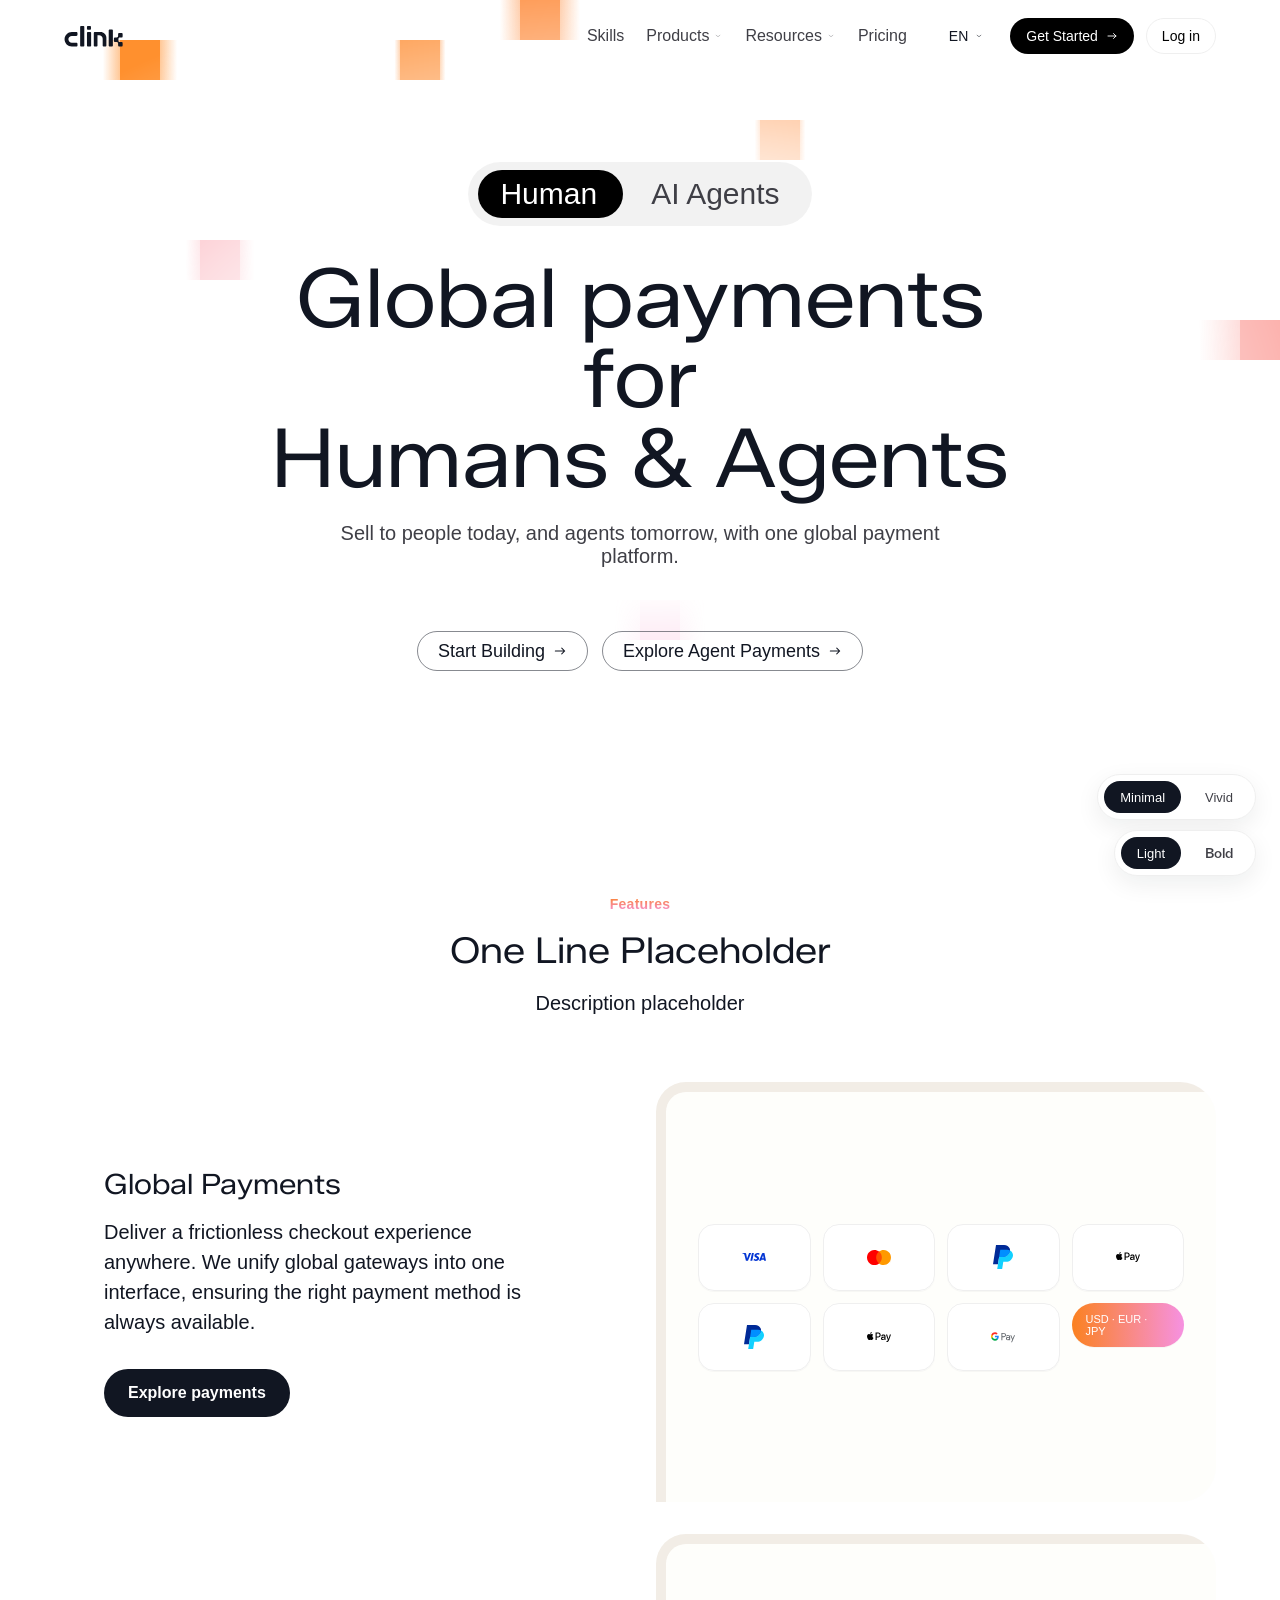
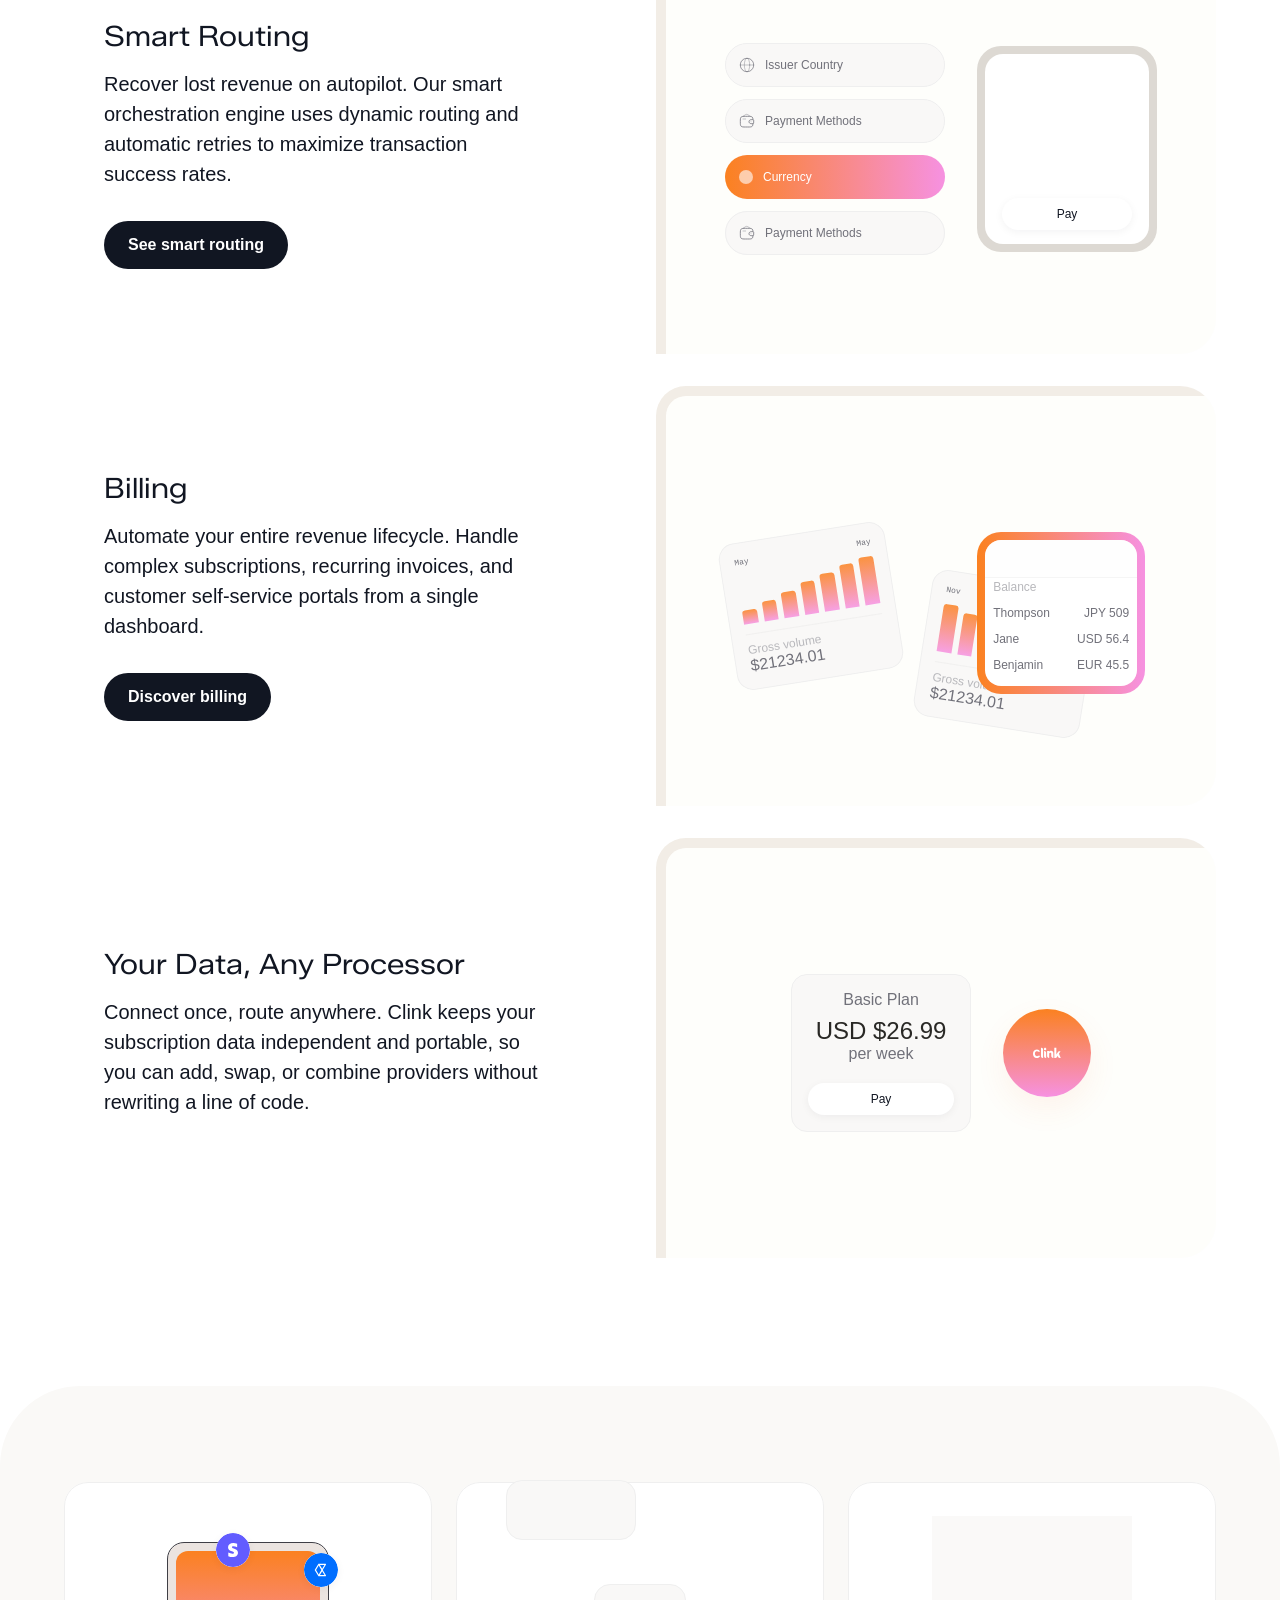
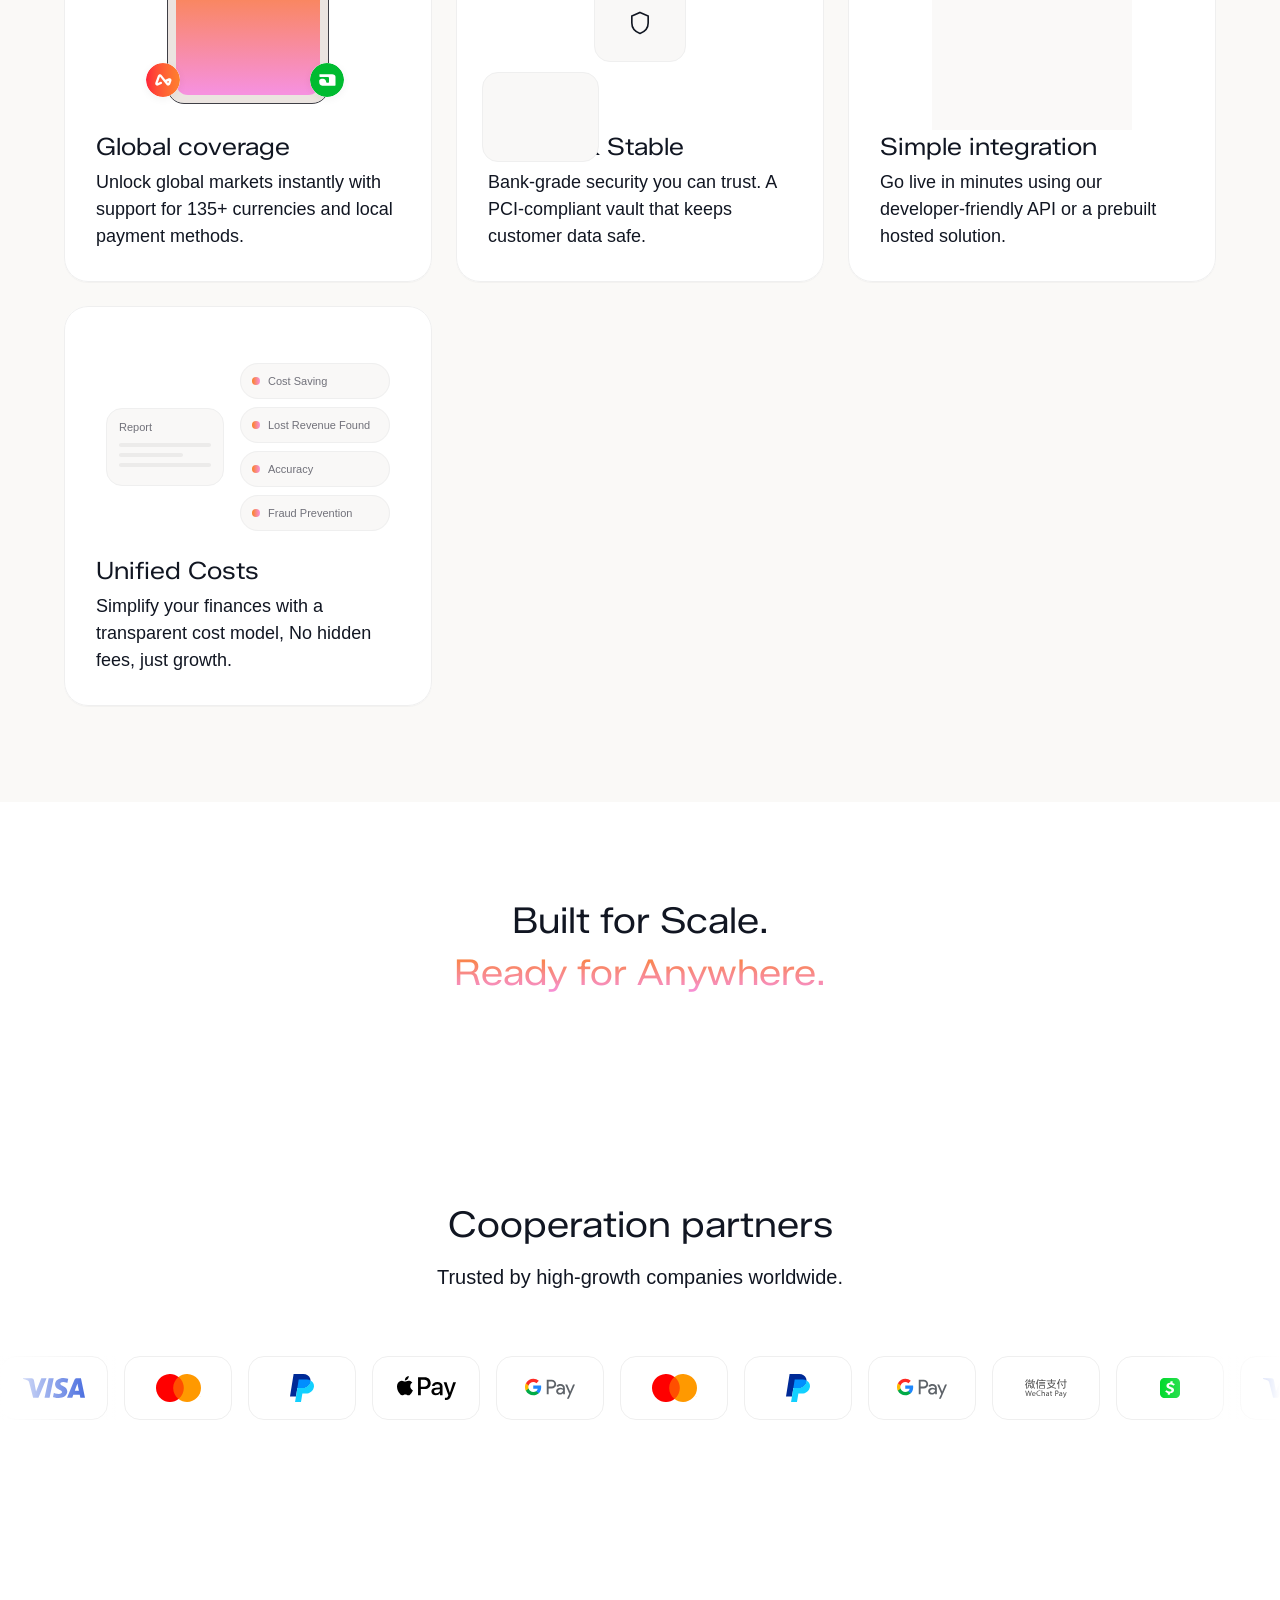
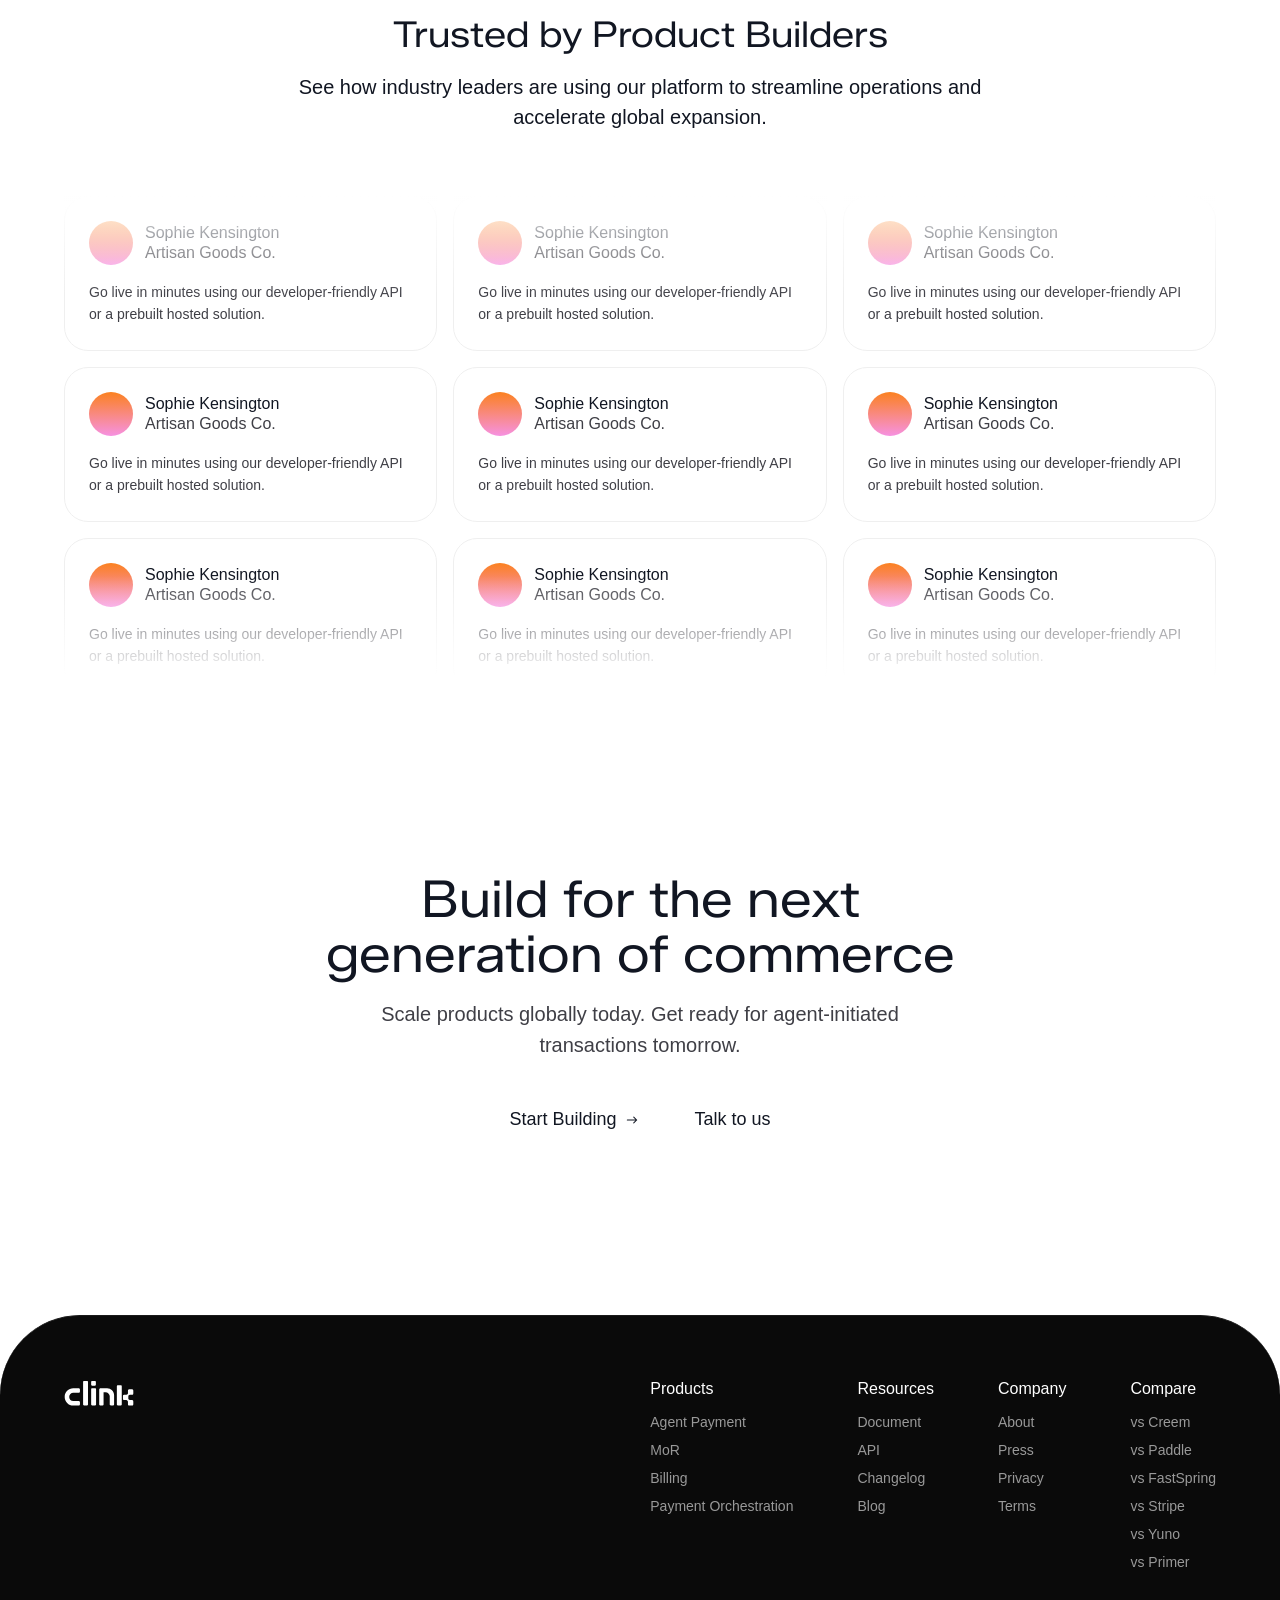
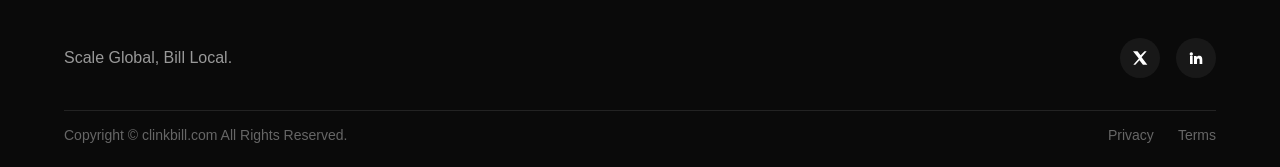
<file: index.html>
<!DOCTYPE html>
<html lang="en">
<head>
<meta charset="UTF-8" />
<meta name="viewport" content="width=device-width, initial-scale=1.0" />
<title>clink - Global payments for Humans and Agents</title>
<link rel="stylesheet" href="assets/css/styles.css" />
</head>
<body data-mode="human" data-density="light" data-bg="minimal">

  <!-- ============ 顶部导航 ============ -->
  <header class="site-header">
    <div class="container">
      <a href="#" class="logo" aria-label="clink">
        <svg class="dot-svg" width="70" height="26" viewBox="0 0 400 150" fill="none" xmlns="http://www.w3.org/2000/svg">
          <path d="M82.5732 48.0566C86.7297 48.0567 90.0996 51.4276 90.0996 55.584V66.6514C90.0996 70.8078 86.7297 74.1776 82.5732 74.1777H51.584C38.6256 74.1777 28.1211 84.6822 28.1211 97.6406C28.1211 110.599 38.6255 121.104 51.584 121.104H82.5732C86.7296 121.104 90.0995 124.474 90.0996 128.63V139.697C90.0996 143.854 86.7297 147.225 82.5732 147.225H51.584C24.2001 147.225 2 125.025 2 97.6406C2.00004 70.2568 24.2001 48.0566 51.584 48.0566H82.5732ZM326.061 30.3486C328.995 30.3486 331.374 32.7281 331.374 35.6621V141.911C331.374 144.845 328.995 147.225 326.061 147.225H308.353C305.419 147.225 303.039 144.845 303.039 141.911V35.6621C303.039 32.7281 305.419 30.3486 308.353 30.3486H326.061ZM246.49 48.0566C268.956 48.0568 287.103 65.7352 287.104 87.459V141.911C287.104 144.845 284.724 147.225 281.79 147.225H267.228C264.294 147.224 261.914 144.845 261.914 141.911V94.1973L261.884 92.9609C261.222 80.2731 250.427 70.2441 237.286 70.2441H226.406V141.911C226.406 144.845 224.027 147.224 221.094 147.225H206.53C203.596 147.225 201.217 144.845 201.217 141.911V55.584C201.217 51.4275 204.588 48.0566 208.744 48.0566H246.49ZM177.755 48.0566C180.689 48.0568 183.067 50.4363 183.067 53.3701V141.911C183.067 144.845 180.689 147.224 177.755 147.225H160.046C157.112 147.224 154.733 144.845 154.733 141.911V53.3701C154.733 50.4363 157.112 48.0569 160.046 48.0566H177.755ZM131.271 6C134.204 6 136.584 8.37949 136.584 11.3135V141.911C136.584 144.845 134.204 147.225 131.271 147.225H113.562C110.629 147.225 108.249 144.845 108.249 141.911V11.3135C108.249 8.37949 110.629 6 113.562 6H131.271ZM176.647 6C179.581 6 181.961 8.37949 181.961 11.3135V27.915C181.961 30.8489 179.581 33.2285 176.647 33.2285H160.046C157.112 33.2283 154.734 30.8487 154.733 27.915V11.3135C154.733 8.37965 157.112 6.00025 160.046 6H176.647Z" fill="currentColor"/>
          <path d="M384.722 54.0336C390.982 54.0336 394.113 54.0333 396.058 55.9779C398.003 57.9229 398.003 61.054 398.003 67.3148V71.7416C398.003 78.0023 398.003 81.1326 396.058 83.0775C394.113 85.0224 390.982 85.0228 384.722 85.0228H380.295C379.667 85.0228 379.071 85.0226 378.504 85.0204C375.816 85.0097 373.199 86.1058 371.449 88.147C369.881 89.9767 369.17 92.3917 369.21 94.8012C369.227 95.8462 369.228 97.0081 369.228 98.3041V102.731C369.228 104.186 369.227 105.473 369.202 106.614C369.163 108.414 369.567 110.214 370.51 111.747C372.191 114.477 375.311 116.026 378.518 116.014C379.08 116.012 379.672 116.012 380.295 116.012H384.722C390.982 116.012 394.113 116.012 396.058 117.956C398.003 119.901 398.003 123.033 398.003 129.293V133.72C398.003 139.981 398.003 143.111 396.058 145.056C394.113 147.001 390.982 147.001 384.722 147.001H380.295C374.034 147.001 370.904 147.001 368.959 145.056C367.014 143.111 367.014 139.981 367.014 133.72V129.293C367.014 128.197 367.014 127.197 367.025 126.282C367.055 123.644 366.214 121.009 364.431 119.064C362.608 117.075 359.986 116.005 357.287 116.011C356.857 116.012 356.41 116.012 355.946 116.012H351.519C345.258 116.012 342.128 116.012 340.183 114.067C338.238 112.122 338.238 108.991 338.238 102.731V98.3041C338.238 92.0433 338.238 88.9121 340.183 86.9672C342.128 85.0223 345.258 85.0228 351.519 85.0228H355.946C356.391 85.0228 356.82 85.0229 357.234 85.0237C360.738 85.0303 364.136 83.2488 365.854 80.1952C366.694 78.7012 367.063 76.9914 367.033 75.2776C367.014 74.224 367.014 73.0513 367.014 71.7416V67.3148C367.014 61.054 367.014 57.9229 368.959 55.9779C370.904 54.0333 374.035 54.0336 380.295 54.0336H384.722Z" fill="currentColor"/>
        </svg>
      </a>

      <div class="nav-right">
        <nav class="nav-links">
          <a href="skills.html" class="nav-link">Skills</a>
          <a href="#" class="nav-link">Products <svg viewBox="0 0 16 16" fill="none"><path d="M3 6l5 4 5-4" stroke="currentColor" stroke-width="1.4" fill="none" stroke-linecap="round"/></svg></a>
          <a href="#" class="nav-link">Resources <svg viewBox="0 0 16 16" fill="none"><path d="M3 6l5 4 5-4" stroke="currentColor" stroke-width="1.4" fill="none" stroke-linecap="round"/></svg></a>
          <a href="#" class="nav-link">Pricing</a>
        </nav>
        <div class="nav-actions">
          <a href="#" class="lang-pill">EN <svg width="10" height="6" viewBox="0 0 16 16" fill="none"><path d="M3 6l5 4 5-4" stroke="currentColor" stroke-width="1.4" fill="none" stroke-linecap="round"/></svg></a>
          <a href="#" class="btn btn-primary">Get&nbsp;Started <svg viewBox="0 0 20 20" fill="none"><path d="M16.665 10H3.332M12.5 5.833L16.665 10 12.5 14.167" stroke="currentColor" stroke-width="1.5" fill="none" stroke-linecap="round" stroke-linejoin="round"/></svg></a>
          <a href="#" class="btn btn-outline">Log&nbsp;in</a>
        </div>
      </div>
    </div>
  </header>

  <!-- ============ Hero 区：Human / AI Agents 切换 ============ -->
  <section class="hero" data-mode="human" id="hero">
    <canvas class="hero-canvas-bg square-grid-canvas" id="heroCanvas"></canvas>

    <!-- Vivid 背景版本：高饱和扁平色块（参考 13.png：横向阶梯错位分色，块内纯色扁平，仅在交界处做窄幅模糊过渡，避免圆形柔和渐变） -->
    <div class="hero-bg-vivid" aria-hidden="true">
      <span class="vivid-row" style="top:0%; height:19%;">
        <span class="vseg" style="left:0%; width:39%; background:var(--hero-node-c2);"></span>
        <span class="vseg" style="left:39%; width:61%; background:var(--hero-node-c1);"></span>
        <span class="vseam" style="left:34%; width:10%; background:linear-gradient(90deg,var(--hero-node-c2),var(--hero-node-c1));"></span>
      </span>
      <span class="vivid-row" style="top:19%; height:22%;">
        <span class="vseg" style="left:0%; width:21%; background:var(--hero-node-c1);"></span>
        <span class="vseg" style="left:21%; width:54%; background:var(--hero-node-c2);"></span>
        <span class="vseg" style="left:75%; width:25%; background:var(--hero-node-c1);"></span>
        <span class="vseam" style="left:17%; width:8%; background:linear-gradient(90deg,var(--hero-node-c1),var(--hero-node-c2));"></span>
        <span class="vseam" style="left:71%; width:8%; background:linear-gradient(90deg,var(--hero-node-c2),var(--hero-node-c1));"></span>
      </span>
      <span class="vivid-row" style="top:41%; height:20%;">
        <span class="vseg" style="left:0%; width:13%; background:var(--hero-node-c1);"></span>
        <span class="vseg" style="left:13%; width:87%; background:var(--hero-node-c2);"></span>
        <span class="vseam" style="left:9%; width:8%; background:linear-gradient(90deg,var(--hero-node-c1),var(--hero-node-c2));"></span>
      </span>
      <span class="vivid-row" style="top:61%; height:22%;">
        <span class="vseg" style="left:0%; width:56%; background:var(--hero-node-c2);"></span>
        <span class="vseg" style="left:56%; width:44%; background:var(--hero-node-c1);"></span>
        <span class="vseam" style="left:51%; width:10%; background:linear-gradient(90deg,var(--hero-node-c2),var(--hero-node-c1));"></span>
      </span>
      <span class="vivid-row" style="top:83%; height:17%;">
        <span class="vseg" style="left:0%; width:28%; background:var(--hero-node-c2);"></span>
        <span class="vseg" style="left:28%; width:72%; background:var(--hero-node-c1);"></span>
        <span class="vseam" style="left:23%; width:10%; background:linear-gradient(90deg,var(--hero-node-c2),var(--hero-node-c1));"></span>
      </span>
    </div>

    <!-- AI Agents 模式专属装饰：散落代码片段 + ASCII 字符艺术（参考 2.png） -->
    <div class="hero-code-deco" aria-hidden="true">
      <pre class="ascii-art">    .:-=+*#%@%#*+=-:.
   :=+*#%@@@@@@%#*+=:
  -+#%@@@@@@@@@@@@%#+-
 :*%@@@@@@@@@@@@@@@@%*:
 =%@@@@@@@@@@@@@@@@@@%=
 *==================*
 #@@@@@@@@$$$$@@@@@@@@#
 *==================*
 =%@@@@@@@@@@@@@@@@@@%=
  :*%@@@@@@@@@@@@@@%*:
   -+#%@@@@@@@@%#+-
    :=+*#%%%#*+=:
      .:-=+=-:.</pre>

      <pre class="code-frag" style="top:9%; left:5%;">async
def
pay(
  agent,
amount
):</pre>

      <pre class="code-frag" style="top:6%; left:66%;">retry_count
= 0
while
not ok:
  await
  send()</pre>

      <pre class="code-frag" style="top:46%; left:2.5%;">class
Agent:
def
init(
self,
key
):</pre>

      <pre class="code-frag" style="top:38%; left:87%;">status:
"settled"
tx_id:
None
amount:
128.50</pre>

      <pre class="code-frag" style="top:76%; left:9%;">for
tx in
queue:
  process(
  tx
)</pre>

      <pre class="code-frag" style="top:80%; left:71%;">return
{
"ok":
true,
"id": x
}</pre>
    </div>

    <div class="hero-inner">
      <div class="hero-center">
        <div class="mode-switch" role="tablist" aria-label="Human or AI Agents">
          <div class="mode-switch-thumb" aria-hidden="true"></div>
          <button class="mode-switch-btn is-active" data-mode-target="human" role="tab" aria-selected="true">Human</button>
          <button class="mode-switch-btn" data-mode-target="agent" role="tab" aria-selected="false">AI Agents</button>
        </div>

        <h1 class="hero-title">Global payments<br />for<br />Humans &amp; Agents</h1>
        <p class="hero-subtitle">Sell to people today, and agents tomorrow, with one global payment platform.</p>

        <div class="hero-cta">
          <a href="#" class="cta-btn cta-primary">Start Building <svg viewBox="0 0 20 20" fill="none"><path d="M16.665 10H3.332M12.5 5.833L16.665 10 12.5 14.167" stroke="currentColor" stroke-width="1.5" fill="none" stroke-linecap="round" stroke-linejoin="round"/></svg></a>
          <a href="#" class="cta-btn cta-secondary">Explore Agent Payments <svg viewBox="0 0 20 20" fill="none"><path d="M16.665 10H3.332M12.5 5.833L16.665 10 12.5 14.167" stroke="currentColor" stroke-width="1.5" fill="none" stroke-linecap="round" stroke-linejoin="round"/></svg></a>
        </div>
      </div>
    </div>
  </section>

  <!-- ============ 主体内容（白底圆角） ============ -->
  <main class="page-body">

    <!-- Features 标题区 + 四大卡片 -->
    <section class="features-block container">
      <div class="reveal">
        <span class="section-eyebrow">Features</span>
        <h2 class="section-title">One Line Placeholder</h2>
        <p class="section-desc">Description placeholder</p>
      </div>

      <!-- Feature 1: Global Payments -->
      <article class="feature-card">
        <div class="feature-card__text reveal reveal-left">
          <h3 class="feature-card__title">Global Payments</h3>
          <p class="feature-card__desc">Deliver a frictionless checkout experience anywhere. We unify global gateways into one interface, ensuring the right payment method is always available.</p>
          <a href="#" class="feature-card__cta">Explore payments</a>
        </div>
        <div class="feature-card__visual reveal reveal-right">
          <div class="mockup-grid">
            <div class="mockup-tile"><img src="assets/CodeBuddyAssets/115_22512/8.svg" alt="" onerror="this.style.display='none'"></div>
            <div class="mockup-tile"><img src="assets/CodeBuddyAssets/115_22512/9.svg" alt="" onerror="this.style.display='none'"></div>
            <div class="mockup-tile"><img src="assets/CodeBuddyAssets/115_22512/10.svg" alt="" onerror="this.style.display='none'"></div>
            <div class="mockup-tile"><img src="assets/CodeBuddyAssets/115_22512/148.svg" alt="" onerror="this.style.display='none'"></div>
            <div class="mockup-tile"><img src="assets/CodeBuddyAssets/115_22512/12.svg" alt="" onerror="this.style.display='none'"></div>
            <div class="mockup-tile"><img src="assets/CodeBuddyAssets/115_22512/148.svg" alt="" onerror="this.style.display='none'"></div>
            <div class="mockup-tile"><img src="assets/CodeBuddyAssets/115_22512/14.svg" alt="" onerror="this.style.display='none'"></div>
            <div class="mockup-tile route-field is-active" style="aspect-ratio:auto;font-size:11px;">USD · EUR · JPY</div>
          </div>
        </div>
      </article>

      <!-- Feature 2: Smart Routing -->
      <article class="feature-card">
        <div class="feature-card__text reveal reveal-left">
          <h3 class="feature-card__title">Smart Routing</h3>
          <p class="feature-card__desc">Recover lost revenue on autopilot. Our smart orchestration engine uses dynamic routing and automatic retries to maximize transaction success rates.</p>
          <a href="#" class="feature-card__cta">See smart routing</a>
        </div>
        <div class="feature-card__visual reveal reveal-right">
          <div class="visual-cluster">
            <div class="route-form">
              <div class="route-field"><img src="assets/CodeBuddyAssets/115_22512/37.svg" width="16" height="16" alt="" onerror="this.style.display='none'">Issuer Country</div>
              <div class="route-field"><img src="assets/CodeBuddyAssets/115_22512/38.svg" width="16" height="16" alt="" onerror="this.style.display='none'">Payment Methods</div>
              <div class="route-field is-active"><span class="dot"></span>Currency</div>
              <div class="route-field"><img src="assets/CodeBuddyAssets/115_22512/38.svg" width="16" height="16" alt="" onerror="this.style.display='none'">Payment Methods</div>
            </div>
            <div class="pay-confirm-card">
              <div class="pay-confirm-inner">
                <div class="pay-confirm-btn">Pay</div>
              </div>
            </div>
          </div>
        </div>
      </article>

      <!-- Feature 3: Billing -->
      <article class="feature-card">
        <div class="feature-card__text reveal reveal-left">
          <h3 class="feature-card__title">Billing</h3>
          <p class="feature-card__desc">Automate your entire revenue lifecycle. Handle complex subscriptions, recurring invoices, and customer self-service portals from a single dashboard.</p>
          <a href="#" class="feature-card__cta">Discover billing</a>
        </div>
        <div class="feature-card__visual reveal reveal-right">
          <div class="chart-stack">
            <div class="chart-card chart-card--left">
              <div class="chart-label"><span>May</span><span>May</span></div>
              <div class="chart-bars"><span style="height:30%"></span><span style="height:42%"></span><span style="height:55%"></span><span style="height:68%"></span><span style="height:80%"></span><span style="height:92%"></span><span style="height:100%"></span></div>
              <div class="chart-meta"><div class="k">Gross volume</div><div class="v">$21234.01</div></div>
            </div>
            <div class="chart-card chart-card--right">
              <div class="chart-label"><span>Nov</span><span>June</span></div>
              <div class="chart-bars"><span style="height:100%"></span><span style="height:88%"></span><span style="height:74%"></span><span style="height:60%"></span><span style="height:46%"></span><span style="height:32%"></span><span style="height:20%"></span></div>
              <div class="chart-meta"><div class="k">Gross volume</div><div class="v">$21234.01</div></div>
            </div>
            <div class="balance-card">
              <div class="balance-inner">
                <div class="balance-header"></div>
                <div class="balance-label">Balance</div>
                <div class="balance-row"><span>Thompson</span><span>JPY 509</span></div>
                <div class="balance-row"><span>Jane</span><span>USD 56.4</span></div>
                <div class="balance-row"><span>Benjamin</span><span>EUR 45.5</span></div>
              </div>
            </div>
          </div>
        </div>
      </article>

      <!-- Feature 4: Your Data, Any Processor -->
      <article class="feature-card">
        <div class="feature-card__text reveal reveal-left">
          <h3 class="feature-card__title">Your Data, Any Processor</h3>
          <p class="feature-card__desc">Connect once, route anywhere. Clink keeps your subscription data independent and portable, so you can add, swap, or combine providers without rewriting a line of code.</p>
        </div>
        <div class="feature-card__visual reveal reveal-right">
          <div class="visual-cluster">
            <div class="subscription-card">
              <div class="plan-name">Basic Plan</div>
              <div class="plan-price">USD $26.99</div>
              <div class="plan-period">per week</div>
              <div class="pay-mini">Pay</div>
            </div>
            <div class="gradient-orb">
              <img src="assets/CodeBuddyAssets/115_22512/72.svg" alt="" onerror="this.style.display='none'" style="filter:brightness(0) invert(1);width:28px;height:28px;">
            </div>
          </div>
        </div>
      </article>
    </section>

    <!-- 三张能力小卡片区 -->
    <section class="capability-block">
      <div class="container">
        <div class="capability-grid reveal">
          <!-- Global coverage -->
          <div class="capability-card">
            <div class="capability-card__visual">
              <div class="coverage-visual">
                <div class="core"><div class="core-inner"></div></div>
                <div class="chip chip--1"><img src="assets/CodeBuddyAssets/115_22512/73.svg" alt="" onerror="this.style.display='none'"></div>
                <div class="chip chip--2"><img src="assets/CodeBuddyAssets/115_22512/74.svg" alt="" onerror="this.style.display='none'"></div>
                <div class="chip chip--3"><img src="assets/CodeBuddyAssets/115_22512/75.svg" alt="" onerror="this.style.display='none'"></div>
                <div class="chip chip--4"><img src="assets/CodeBuddyAssets/115_22512/76.svg" alt="" onerror="this.style.display='none'"></div>
              </div>
            </div>
            <h4 class="capability-card__title">Global coverage</h4>
            <p class="capability-card__desc">Unlock global markets instantly with support for 135+ currencies and local payment methods.</p>
          </div>

          <!-- Secure & Stable -->
          <div class="capability-card reveal reveal-scale">
            <div class="capability-card__visual">
              <div class="secure-visual">
                <div class="card-mini"></div>
                <div class="shield">
                  <svg width="28" height="28" viewBox="0 0 24 24" fill="none"><path d="M12 3l7 3v6c0 4.5-3 7.5-7 9-4-1.5-7-4.5-7-9V6l7-3z" stroke="currentColor" stroke-width="1.4" fill="none"/></svg>
                </div>
                <div class="lock-mini"></div>
              </div>
            </div>
            <h4 class="capability-card__title">Secure &amp; Stable</h4>
            <p class="capability-card__desc">Bank-grade security you can trust. A PCI-compliant vault that keeps customer data safe.</p>
          </div>

          <!-- Simple integration -->
          <div class="capability-card reveal reveal-scale">
            <div class="capability-card__visual">
              <div class="form-mockup">
                <div class="fm-label">Payment method</div>
                <div class="fm-input" style="margin-bottom:10px;"><span class="fm-card-icon"></span>Credit Card</div>
                <div class="fm-label">Card Information</div>
                <div class="fm-input">Card Number</div>
                <div class="fm-row">
                  <div class="fm-input">MM / YY</div>
                  <div class="fm-input">CVV</div>
                </div>
                <div class="fm-label" style="margin-top:6px;">Cardholder Name</div>
                <div class="fm-input">Name on Card</div>
                <div class="fm-pay-methods">
                  <span><span class="dot"></span>Apple Pay</span>
                  <span><span class="dot"></span>Paypal</span>
                </div>
              </div>
            </div>
            <h4 class="capability-card__title">Simple integration</h4>
            <p class="capability-card__desc">Go live in minutes using our developer-friendly API or a prebuilt hosted solution.</p>
          </div>

          <!-- Unified Costs -->
          <div class="capability-card reveal reveal-scale">
            <div class="capability-card__visual">
              <div class="costs-visual">
                <div class="report-card">
                  <div class="report-title">Report</div>
                  <div class="report-bar"></div>
                  <div class="report-bar"></div>
                  <div class="report-bar"></div>
                </div>
                <div class="costs-pills">
                  <div class="costs-pill"><span class="dot"></span>Cost Saving</div>
                  <div class="costs-pill"><span class="dot"></span>Lost Revenue Found</div>
                  <div class="costs-pill"><span class="dot"></span>Accuracy</div>
                  <div class="costs-pill"><span class="dot"></span>Fraud Prevention</div>
                </div>
              </div>
            </div>
            <h4 class="capability-card__title">Unified Costs</h4>
            <p class="capability-card__desc">Simplify your finances with a transparent cost model, No hidden fees, just growth.</p>
          </div>
        </div>
      </div>
    </section>

    <!-- Built for Scale 过渡区 -->
    <section class="scale-block">
      <h2 class="scale-title reveal reveal-left">Built for Scale.</h2>
      <h2 class="scale-title gradient reveal reveal-right">Ready for Anywhere.</h2>
    </section>

    <!-- 合作伙伴墙 -->
    <section class="marquee-block reveal">
      <div class="container">
        <span class="section-eyebrow" style="margin-bottom:0;">&nbsp;</span>
        <h2 class="section-title">Cooperation partners</h2>
        <p class="section-desc">Trusted by high-growth companies worldwide.</p>
      </div>
      <div class="marquee-viewport horizontal">
        <div class="marquee-row anim-x" id="partnersRow"></div>
      </div>
    </section>

    <!-- 客户评价墙 -->
    <section class="marquee-block reveal">
      <div class="container">
        <h2 class="section-title">Trusted by Product Builders</h2>
        <p class="section-desc">See how industry leaders are using our platform to streamline operations and accelerate global expansion.</p>

        <div class="testimonial-columns">
          <div class="marquee-viewport vertical" style="height:100%;">
            <div class="testimonial-track" id="testiCol1"></div>
          </div>
          <div class="marquee-viewport vertical" style="height:100%;">
            <div class="testimonial-track dir-reverse" id="testiCol2"></div>
          </div>
          <div class="marquee-viewport vertical" style="height:100%;">
            <div class="testimonial-track" id="testiCol3"></div>
          </div>
        </div>
      </div>
    </section>

    <!-- CTA 区块：Build for the next generation of commerce -->
    <section class="cta-block">
      <div class="container">
        <h2 class="cta-block__title">Build for the next generation of&nbsp;commerce</h2>
        <p class="cta-block__desc">Scale products globally today. Get ready for agent-initiated transactions tomorrow.</p>
        <div class="cta-block__actions">
          <a href="#" class="cta-btn cta-primary">Start Building <svg viewBox="0 0 20 20" fill="none"><path d="M16.665 10H3.332M12.5 5.833L16.665 10 12.5 14.167" stroke="currentColor" stroke-width="1.5" fill="none" stroke-linecap="round" stroke-linejoin="round"/></svg></a>
          <a href="#" class="cta-btn cta-secondary">Talk to us</a>
        </div>
      </div>
    </section>
  </main>

  <!-- ============ Footer ============ -->
  <footer class="site-footer">
    <div class="container">
      <div class="footer-top">
        <a href="#" class="footer-logo" aria-label="clink">
          <svg width="70" height="26" viewBox="0 0 400 150" fill="none" xmlns="http://www.w3.org/2000/svg">
            <path class="dot-svg" d="M82.5732 48.0566C86.7297 48.0567 90.0996 51.4276 90.0996 55.584V66.6514C90.0996 70.8078 86.7297 74.1776 82.5732 74.1777H51.584C38.6256 74.1777 28.1211 84.6822 28.1211 97.6406C28.1211 110.599 38.6255 121.104 51.584 121.104H82.5732C86.7296 121.104 90.0995 124.474 90.0996 128.63V139.697C90.0996 143.854 86.7297 147.225 82.5732 147.225H51.584C24.2001 147.225 2 125.025 2 97.6406C2.00004 70.2568 24.2001 48.0566 51.584 48.0566H82.5732ZM326.061 30.3486C328.995 30.3486 331.374 32.7281 331.374 35.6621V141.911C331.374 144.845 328.995 147.225 326.061 147.225H308.353C305.419 147.225 303.039 144.845 303.039 141.911V35.6621C303.039 32.7281 305.419 30.3486 308.353 30.3486H326.061ZM246.49 48.0566C268.956 48.0568 287.103 65.7352 287.104 87.459V141.911C287.104 144.845 284.724 147.225 281.79 147.225H267.228C264.294 147.224 261.914 144.845 261.914 141.911V94.1973L261.884 92.9609C261.222 80.2731 250.427 70.2441 237.286 70.2441H226.406V141.911C226.406 144.845 224.027 147.224 221.094 147.225H206.53C203.596 147.225 201.217 144.845 201.217 141.911V55.584C201.217 51.4275 204.588 48.0566 208.744 48.0566H246.49ZM177.755 48.0566C180.689 48.0568 183.067 50.4363 183.067 53.3701V141.911C183.067 144.845 180.689 147.224 177.755 147.225H160.046C157.112 147.224 154.733 144.845 154.733 141.911V53.3701C154.733 50.4363 157.112 48.0569 160.046 48.0566H177.755ZM131.271 6C134.204 6 136.584 8.37949 136.584 11.3135V141.911C136.584 144.845 134.204 147.225 131.271 147.225H113.562C110.629 147.225 108.249 144.845 108.249 141.911V11.3135C108.249 8.37949 110.629 6 113.562 6H131.271ZM176.647 6C179.581 6 181.961 8.37949 181.961 11.3135V27.915C181.961 30.8489 179.581 33.2285 176.647 33.2285H160.046C157.112 33.2283 154.734 30.8487 154.733 27.915V11.3135C154.733 8.37965 157.112 6.00025 160.046 6H176.647Z" fill="#ffffff"/>
            <path class="dot-svg" d="M384.722 54.0336C390.982 54.0336 394.113 54.0333 396.058 55.9779C398.003 57.9229 398.003 61.054 398.003 67.3148V71.7416C398.003 78.0023 398.003 81.1326 396.058 83.0775C394.113 85.0224 390.982 85.0228 384.722 85.0228H380.295C379.667 85.0228 379.071 85.0226 378.504 85.0204C375.816 85.0097 373.199 86.1058 371.449 88.147C369.881 89.9767 369.17 92.3917 369.21 94.8012C369.227 95.8462 369.228 97.0081 369.228 98.3041V102.731C369.228 104.186 369.227 105.473 369.202 106.614C369.163 108.414 369.567 110.214 370.51 111.747C372.191 114.477 375.311 116.026 378.518 116.014C379.08 116.012 379.672 116.012 380.295 116.012H384.722C390.982 116.012 394.113 116.012 396.058 117.956C398.003 119.901 398.003 123.033 398.003 129.293V133.72C398.003 139.981 398.003 143.111 396.058 145.056C394.113 147.001 390.982 147.001 384.722 147.001H380.295C374.034 147.001 370.904 147.001 368.959 145.056C367.014 143.111 367.014 139.981 367.014 133.72V129.293C367.014 128.197 367.014 127.197 367.025 126.282C367.055 123.644 366.214 121.009 364.431 119.064C362.608 117.075 359.986 116.005 357.287 116.011C356.857 116.012 356.41 116.012 355.946 116.012H351.519C345.258 116.012 342.128 116.012 340.183 114.067C338.238 112.122 338.238 108.991 338.238 102.731V98.3041C338.238 92.0433 338.238 88.9121 340.183 86.9672C342.128 85.0223 345.258 85.0228 351.519 85.0228H355.946C356.391 85.0228 356.82 85.0229 357.234 85.0237C360.738 85.0303 364.136 83.2488 365.854 80.1952C366.694 78.7012 367.063 76.9914 367.033 75.2776C367.014 74.224 367.014 73.0513 367.014 71.7416V67.3148C367.014 61.054 367.014 57.9229 368.959 55.9779C370.904 54.0333 374.035 54.0336 380.295 54.0336H384.722Z" fill="#ffffff"/>
          </svg>
        </a>

        <div class="footer-links">
          <div class="footer-col">
            <h4>Products</h4>
            <a href="#">Agent Payment</a>
            <a href="#">MoR</a>
            <a href="#">Billing</a>
            <a href="#">Payment Orchestration</a>
          </div>
          <div class="footer-col">
            <h4>Resources</h4>
            <a href="#">Document</a>
            <a href="#">API</a>
            <a href="#">Changelog</a>
            <a href="#">Blog</a>
          </div>
          <div class="footer-col">
            <h4>Company</h4>
            <a href="#">About</a>
            <a href="#">Press</a>
            <a href="#">Privacy</a>
            <a href="#">Terms</a>
          </div>
          <div class="footer-col">
            <h4>Compare</h4>
            <a href="#">vs Creem</a>
            <a href="#">vs Paddle</a>
            <a href="#">vs FastSpring</a>
            <a href="#">vs Stripe</a>
            <a href="#">vs Yuno</a>
            <a href="#">vs Primer</a>
          </div>
        </div>
      </div>

      <div class="footer-mid">
        <span class="footer-tagline">Scale Global, Bill Local.</span>
        <div class="footer-social">
          <a href="#" aria-label="X / Twitter"><svg viewBox="0 0 24 24"><path d="M18.9 2H22l-7.6 8.7L23 22h-6.6l-5.2-6.6L5 22H2l8.2-9.3L1.5 2h6.7l4.7 6 5.9-6z"/></svg></a>
          <a href="#" aria-label="LinkedIn"><svg viewBox="0 0 24 24"><path d="M4.98 3.5a2.5 2.5 0 11-.02 5 2.5 2.5 0 01.02-5zM3 8.98h4V21H3V8.98zM9 8.98h3.84v1.64h.05c.53-1 1.83-2.06 3.77-2.06 4.03 0 4.77 2.65 4.77 6.1V21h-4v-5.4c0-1.29-.02-2.95-1.8-2.95-1.8 0-2.07 1.4-2.07 2.86V21H9V8.98z"/></svg></a>
        </div>
      </div>

      <div class="footer-bottom">
        <span>Copyright © clinkbill.com All Rights Reserved.</span>
        <div class="footer-bottom-links">
          <a href="#">Privacy</a>
          <a href="#">Terms</a>
        </div>
      </div>
    </div>
  </footer>

  <!-- ============ 背景风格 / 字体切换（Light=当前字体，Bold=TWK Everett） ============ -->
  <div class="viewport-toggles">
    <div class="bgstyle-toggle" role="group" aria-label="Hero background style">
      <button data-bg="minimal" class="is-active">Minimal</button>
      <button data-bg="vivid">Vivid</button>
    </div>
    <div class="density-toggle" role="group" aria-label="Font style">
      <button data-density="light" class="is-active">Light</button>
      <button data-density="bold">Bold</button>
    </div>
  </div>

  <script src="assets/js/square-grid.js"></script>
  <script src="assets/js/main.js"></script>
</body>
</html>
</file>
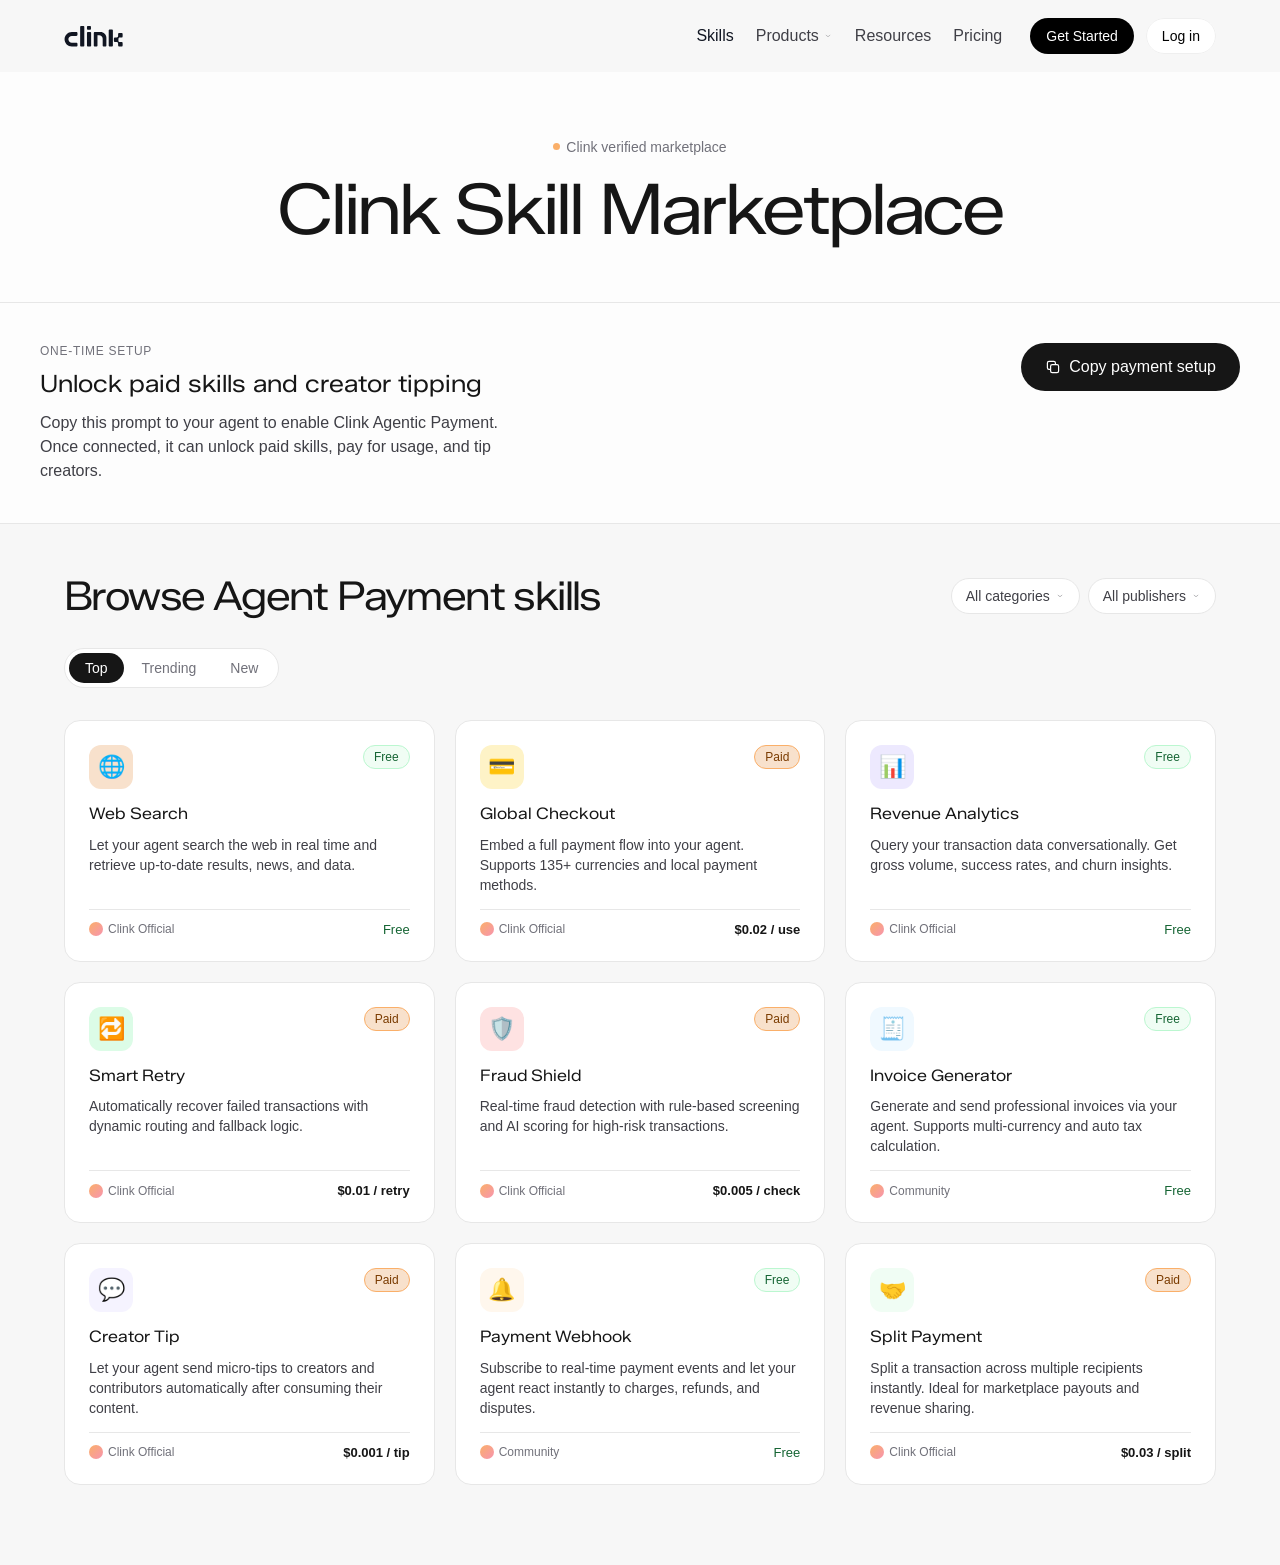
<file: skills.html>
<!DOCTYPE html>
<html lang="en">
<head>
<meta charset="UTF-8" />
<meta name="viewport" content="width=device-width, initial-scale=1.0" />
<title>Skill Marketplace | clink</title>
<link rel="stylesheet" href="assets/css/styles.css" />
<style>
  /* =========================================================
     Skills 页面专属样式
     遵循 design.md（字体 / 颜色 / 按钮 token）
     结构严格对齐 clinkbill.com/skills 原页面
  ========================================================= */
  :root {
    --sk-bg: #F7F7F7;
    --sk-surface: #FDFDFD;
    --sk-card: #FFFFFF;
    --sk-border: #E7E7E7;
    --sk-border-div: rgba(0,0,0,0.08);
    --sk-text-primary: #161616;
    --sk-text-secondary: #3F3F46;
    --sk-text-tertiary: #71717A;
    --sk-orange-light: #F8E1CC;
    --sk-orange: #FAAF69;
  }

  body { background: var(--sk-bg); }

  .skills-page {
    min-height: 100vh;
    padding-top: 72px;
  }

  /* ---- 认证标识 + 主标题 Hero ---- */
  .sk-hero {
    background: var(--sk-surface);
    border-bottom: 1px solid var(--sk-border);
    padding: 64px 24px 56px;
    text-align: center;
  }

  /* 认证标识 — font_body_mini 14px */
  .sk-badge {
    display: inline-flex;
    align-items: center;
    gap: 6px;
    font-family: var(--font-body);
    font-size: 14px;          /* font_body_mini */
    font-weight: 400;
    line-height: 20px;
    color: var(--sk-text-tertiary);
    margin-bottom: 16px;
  }
  .sk-badge__dot {
    width: 7px;
    height: 7px;
    border-radius: 50%;
    background: var(--sk-orange);
    flex-shrink: 0;
  }

  /* 主标题 — font_display_lg (84px→clamp) Zalando Sans */
  .sk-title {
    font-family: var(--font-display);
    font-weight: 500;
    font-size: clamp(40px, 5.5vw, 84px);
    line-height: 1.05;
    letter-spacing: -0.04em;
    color: var(--sk-text-primary);
    margin: 0;
  }

  /* ---- One-time setup 区 ---- */
  .sk-setup {
    background: var(--sk-surface);
    border-bottom: 1px solid var(--sk-border);
    padding: 40px 24px;
  }

  .sk-setup__inner {
    max-width: 1200px;
    margin: 0 auto;
    display: flex;
    align-items: flex-start;
    justify-content: space-between;
    gap: 48px;
  }

  /* 标签"One-time setup" — font_caption 12px */
  .sk-setup__eyebrow {
    font-family: var(--font-body);
    font-size: 12px;           /* font_caption */
    font-weight: 500;
    line-height: 16px;
    letter-spacing: 0.06em;
    text-transform: uppercase;
    color: var(--sk-text-tertiary);
    margin: 0 0 8px;
  }

  /* 功能标题 — font_heading_sm 24px Medium */
  .sk-setup__title {
    font-family: var(--font-display);
    font-weight: 500;
    font-size: 24px;           /* font_heading_sm */
    line-height: 1.4;
    color: var(--sk-text-primary);
    margin: 0 0 10px;
  }

  /* 说明正文 — font_body_sm 16px */
  .sk-setup__desc {
    font-family: var(--font-body);
    font-size: 16px;           /* font_body_sm */
    line-height: 24px;
    color: var(--sk-text-secondary);
    max-width: 480px;
    margin: 0;
  }

  .sk-setup__action {
    flex-shrink: 0;
    display: flex;
    flex-direction: column;
    align-items: flex-end;
    gap: 12px;
  }

  /* 按钮：btn_primary_md — #161616 fill, 16px Medium, Full radius, 48px height */
  .sk-btn-primary {
    display: inline-flex;
    align-items: center;
    gap: 8px;
    height: 48px;
    padding: 0 24px;
    background: #161616;
    color: #FFFFFF;
    font-family: var(--font-body);
    font-size: 16px;           /* font_body_sm */
    font-weight: 500;
    border-radius: 999px;
    border: none;
    cursor: pointer;
    text-decoration: none;
    transition: opacity 160ms var(--ease-standard), transform 160ms var(--ease-standard);
    white-space: nowrap;
  }
  .sk-btn-primary:hover { opacity: 0.88; transform: translateY(-1px); }
  .sk-btn-primary svg { flex-shrink: 0; }

  /* ---- Browse 区 ---- */
  .sk-browse {
    padding: 48px 24px 80px;
    max-width: 1200px;
    margin: 0 auto;
  }

  .sk-browse__header {
    display: flex;
    align-items: center;
    justify-content: space-between;
    margin-bottom: 28px;
    flex-wrap: wrap;
    gap: 16px;
  }

  /* 区块标题 — font_heading_lg 40px Medium */
  .sk-browse__title {
    font-family: var(--font-display);
    font-weight: 500;
    font-size: 40px;           /* font_heading_lg */
    line-height: 1.2;
    letter-spacing: -0.04em;
    color: var(--sk-text-primary);
    margin: 0;
  }

  /* 筛选下拉 — btn_ghost_md: 16px Regular, no fill */
  .sk-filter-row {
    display: flex;
    align-items: center;
    gap: 8px;
  }

  .sk-filter-btn {
    display: inline-flex;
    align-items: center;
    gap: 5px;
    height: 36px;
    padding: 0 14px;
    font-family: var(--font-body);
    font-size: 14px;           /* font_body_mini */
    font-weight: 400;
    color: var(--sk-text-secondary);
    background: var(--sk-card);
    border: 1px solid var(--sk-border);
    border-radius: 999px;
    cursor: pointer;
    transition: border-color 160ms, color 160ms;
  }
  .sk-filter-btn:hover { border-color: #999; color: #161616; }
  .sk-filter-btn svg { width: 10px; height: 6px; opacity: 0.7; }

  /* 排序 tabs */
  .sk-tabs {
    display: flex;
    gap: 2px;
    margin-bottom: 32px;
    background: var(--sk-card);
    border: 1px solid var(--sk-border);
    border-radius: 999px;
    padding: 4px;
    width: fit-content;
  }

  .sk-tab {
    height: 30px;
    padding: 0 16px;
    font-family: var(--font-body);
    font-size: 14px;           /* font_body_mini */
    font-weight: 500;
    color: var(--sk-text-tertiary);
    background: none;
    border: none;
    border-radius: 999px;
    cursor: pointer;
    transition: background 160ms, color 160ms;
  }
  .sk-tab.is-active { background: #161616; color: #FFF; }
  .sk-tab:hover:not(.is-active) { color: #161616; }

  /* 空态文字 */
  .sk-loading {
    display: flex;
    align-items: center;
    justify-content: center;
    padding: 48px 0 32px;
    font-family: var(--font-body);
    font-size: 16px;
    color: var(--sk-text-tertiary);
  }

  /* 骨架屏卡片网格 */
  .sk-skeleton-grid {
    display: grid;
    grid-template-columns: repeat(auto-fill, minmax(280px, 1fr));
    gap: 20px;
  }

  .sk-skeleton-card {
    background: var(--sk-card);
    border: 1px solid var(--sk-border);
    border-radius: 16px;
    padding: 24px;
    display: flex;
    flex-direction: column;
    gap: 14px;
  }

  .sk-skeleton-card__header {
    display: flex;
    align-items: center;
    justify-content: space-between;
  }

  /* 骨架屏占位块 */
  .sk-bone {
    background: linear-gradient(90deg, #EFEFEF 25%, #F7F7F7 50%, #EFEFEF 75%);
    background-size: 200% 100%;
    border-radius: 6px;
    animation: shimmer 1.5s ease-in-out infinite;
  }
  @keyframes shimmer {
    0% { background-position: 200% 0; }
    100% { background-position: -200% 0; }
  }

  .sk-bone--icon { width: 44px; height: 44px; border-radius: 12px; flex-shrink: 0; }
  .sk-bone--badge { width: 44px; height: 22px; border-radius: 999px; }
  .sk-bone--title { height: 18px; width: 65%; }
  .sk-bone--line { height: 14px; width: 100%; }
  .sk-bone--line-short { height: 14px; width: 75%; }
  .sk-bone--footer { height: 14px; width: 48%; }

  /* ---- 响应式 ---- */
  @media (max-width: 768px) {
    .sk-setup__inner { flex-direction: column; }
    .sk-setup__action { align-items: flex-start; width: 100%; }
    .sk-browse__header { flex-direction: column; align-items: flex-start; }
    .sk-browse__title { font-size: 28px; }
  }

  /* ---- 真实技能卡片 ---- */
  .sk-grid {
    display: grid;
    grid-template-columns: repeat(auto-fill, minmax(280px, 1fr));
    gap: 20px;
  }

  .sk-card {
    background: var(--sk-card);
    border: 1px solid var(--sk-border);
    border-radius: 16px;
    padding: 24px;
    display: flex;
    flex-direction: column;
    gap: 10px;
    cursor: pointer;
    transition: box-shadow 200ms, transform 200ms;
  }
  .sk-card:hover {
    box-shadow: 0 8px 28px rgba(0,0,0,0.07);
    transform: translateY(-2px);
  }

  .sk-card__header {
    display: flex;
    align-items: flex-start;
    justify-content: space-between;
    gap: 12px;
    margin-bottom: 4px;
  }

  .sk-card__icon {
    width: 44px;
    height: 44px;
    border-radius: 12px;
    background: var(--sk-orange-light);
    display: flex;
    align-items: center;
    justify-content: center;
    font-size: 22px;
    flex-shrink: 0;
  }

  /* 标签：font_caption 12px */
  .sk-card__tag {
    display: inline-flex;
    align-items: center;
    font-family: var(--font-body);
    font-size: 12px;           /* font_caption */
    font-weight: 500;
    line-height: 16px;
    padding: 3px 10px;
    border-radius: 999px;
    white-space: nowrap;
  }
  .sk-card__tag--free { background: #F0FDF4; color: #166534; border: 1px solid #BBF7D0; }
  .sk-card__tag--paid { background: var(--sk-orange-light); color: #7A3B00; border: 1px solid var(--sk-orange); }

  /* 卡片标题：font_heading_sm 24px → 16px（卡片场景） Medium */
  .sk-card__name {
    font-family: var(--font-display);
    font-weight: 500;
    font-size: 16px;           /* font_heading_sm 在卡片中缩小适配 */
    line-height: 1.35;
    color: var(--sk-text-primary);
    margin: 0;
  }

  /* 描述：font_body_mini 14px Regular */
  .sk-card__desc {
    font-family: var(--font-body);
    font-size: 14px;           /* font_body_mini */
    line-height: 20px;
    color: var(--sk-text-secondary);
    margin: 0;
    flex: 1;
  }

  .sk-card__footer {
    display: flex;
    align-items: center;
    justify-content: space-between;
    padding-top: 12px;
    border-top: 1px solid var(--sk-border);
    margin-top: 4px;
  }

  .sk-card__publisher {
    display: flex;
    align-items: center;
    gap: 5px;
    font-family: var(--font-body);
    font-size: 12px;           /* font_caption */
    color: var(--sk-text-tertiary);
  }

  .sk-card__pub-dot {
    width: 14px;
    height: 14px;
    border-radius: 50%;
    background: linear-gradient(135deg, var(--sk-orange), #F794AF);
    flex-shrink: 0;
  }

  .sk-card__price {
    font-family: var(--font-body);
    font-size: 13px;
    font-weight: 600;
    color: var(--sk-text-primary);
  }
  .sk-card__price--free { color: #166534; font-weight: 500; }

  @media (max-width: 768px) {
    .sk-grid { grid-template-columns: 1fr; }
  }
</style>
</head>
<body data-mode="human" data-density="light" data-bg="minimal">

  <!-- ============ 导航（严格对齐原页面：Logo / Login / Get Started） ============ -->
  <header class="site-header is-scrolled">
    <div class="container">
      <a href="index.html" class="logo" aria-label="clink">
        <svg class="dot-svg" width="70" height="26" viewBox="0 0 400 150" fill="none" xmlns="http://www.w3.org/2000/svg">
          <path d="M82.5732 48.0566C86.7297 48.0567 90.0996 51.4276 90.0996 55.584V66.6514C90.0996 70.8078 86.7297 74.1776 82.5732 74.1777H51.584C38.6256 74.1777 28.1211 84.6822 28.1211 97.6406C28.1211 110.599 38.6255 121.104 51.584 121.104H82.5732C86.7296 121.104 90.0995 124.474 90.0996 128.63V139.697C90.0996 143.854 86.7297 147.225 82.5732 147.225H51.584C24.2001 147.225 2 125.025 2 97.6406C2.00004 70.2568 24.2001 48.0566 51.584 48.0566H82.5732ZM326.061 30.3486C328.995 30.3486 331.374 32.7281 331.374 35.6621V141.911C331.374 144.845 328.995 147.225 326.061 147.225H308.353C305.419 147.225 303.039 144.845 303.039 141.911V35.6621C303.039 32.7281 305.419 30.3486 308.353 30.3486H326.061ZM246.49 48.0566C268.956 48.0568 287.103 65.7352 287.104 87.459V141.911C287.104 144.845 284.724 147.225 281.79 147.225H267.228C264.294 147.224 261.914 144.845 261.914 141.911V94.1973L261.884 92.9609C261.222 80.2731 250.427 70.2441 237.286 70.2441H226.406V141.911C226.406 144.845 224.027 147.224 221.094 147.225H206.53C203.596 147.225 201.217 144.845 201.217 141.911V55.584C201.217 51.4275 204.588 48.0566 208.744 48.0566H246.49ZM177.755 48.0566C180.689 48.0568 183.067 50.4363 183.067 53.3701V141.911C183.067 144.845 180.689 147.224 177.755 147.225H160.046C157.112 147.224 154.733 144.845 154.733 141.911V53.3701C154.733 50.4363 157.112 48.0569 160.046 48.0566H177.755ZM131.271 6C134.204 6 136.584 8.37949 136.584 11.3135V141.911C136.584 144.845 134.204 147.225 131.271 147.225H113.562C110.629 147.225 108.249 144.845 108.249 141.911V11.3135C108.249 8.37949 110.629 6 113.562 6H131.271ZM176.647 6C179.581 6 181.961 8.37949 181.961 11.3135V27.915C181.961 30.8489 179.581 33.2285 176.647 33.2285H160.046C157.112 33.2283 154.734 30.8487 154.733 27.915V11.3135C154.733 8.37965 157.112 6.00025 160.046 6H176.647Z" fill="currentColor"/>
          <path d="M384.722 54.0336C390.982 54.0336 394.113 54.0333 396.058 55.9779C398.003 57.9229 398.003 61.054 398.003 67.3148V71.7416C398.003 78.0023 398.003 81.1326 396.058 83.0775C394.113 85.0224 390.982 85.0228 384.722 85.0228H380.295C379.667 85.0228 379.071 85.0226 378.504 85.0204C375.816 85.0097 373.199 86.1058 371.449 88.147C369.881 89.9767 369.17 92.3917 369.21 94.8012C369.227 95.8462 369.228 97.0081 369.228 98.3041V102.731C369.228 104.186 369.227 105.473 369.202 106.614C369.163 108.414 369.567 110.214 370.51 111.747C372.191 114.477 375.311 116.026 378.518 116.014C379.08 116.012 379.672 116.012 380.295 116.012H384.722C390.982 116.012 394.113 116.012 396.058 117.956C398.003 119.901 398.003 123.033 398.003 129.293V133.72C398.003 139.981 398.003 143.111 396.058 145.056C394.113 147.001 390.982 147.001 384.722 147.001H380.295C374.034 147.001 370.904 147.001 368.959 145.056C367.014 143.111 367.014 139.981 367.014 133.72V129.293C367.014 128.197 367.014 127.197 367.025 126.282C367.055 123.644 366.214 121.009 364.431 119.064C362.608 117.075 359.986 116.005 357.287 116.011C356.857 116.012 356.41 116.012 355.946 116.012H351.519C345.258 116.012 342.128 116.012 340.183 114.067C338.238 112.122 338.238 108.991 338.238 102.731V98.3041C338.238 92.0433 338.238 88.9121 340.183 86.9672C342.128 85.0223 345.258 85.0228 351.519 85.0228H355.946C356.391 85.0228 356.82 85.0229 357.234 85.0237C360.738 85.0303 364.136 83.2488 365.854 80.1952C366.694 78.7012 367.063 76.9914 367.033 75.2776C367.014 74.224 367.014 73.0513 367.014 71.7416V67.3148C367.014 61.054 367.014 57.9229 368.959 55.9779C370.904 54.0333 374.035 54.0336 380.295 54.0336H384.722Z" fill="currentColor"/>
        </svg>
      </a>
      <div class="nav-right">
        <nav class="nav-links">
          <a href="skills.html" class="nav-link" style="color:var(--text-primary);font-weight:500;">Skills</a>
          <a href="index.html" class="nav-link">Products <svg viewBox="0 0 16 16" fill="none"><path d="M3 6l5 4 5-4" stroke="currentColor" stroke-width="1.4" fill="none" stroke-linecap="round"/></svg></a>
          <a href="#" class="nav-link">Resources</a>
          <a href="#" class="nav-link">Pricing</a>
        </nav>
        <div class="nav-actions">
          <!-- btn_primary_sm: #161616, 14px Medium, 36px, Full radius -->
          <a href="#" class="btn btn-primary">Get&nbsp;Started</a>
          <!-- btn_secondary_sm: outline, 14px Medium, 36px, Full radius -->
          <a href="#" class="btn btn-outline">Log&nbsp;in</a>
        </div>
      </div>
    </div>
  </header>

  <div class="skills-page">

    <!-- ============ Section 1: 认证标识 + 主标题 ============ -->
    <section class="sk-hero">
      <!-- 认证标识 font_body_mini 14px -->
      <div class="sk-badge">
        <span class="sk-badge__dot"></span>
        Clink verified marketplace
      </div>
      <!-- 主标题 font_display_lg (clamp→84px) Zalando Sans Medium -->
      <h1 class="sk-title">Clink Skill Marketplace</h1>
    </section>

    <!-- ============ Section 2: One-time setup ============ -->
    <section class="sk-setup">
      <div class="sk-setup__inner">
        <div>
          <!-- 标签 font_caption 12px uppercase -->
          <p class="sk-setup__eyebrow">One-time setup</p>
          <!-- 功能标题 font_heading_sm 24px Medium -->
          <h2 class="sk-setup__title">Unlock paid skills and creator tipping</h2>
          <!-- 正文 font_body_sm 16px Regular -->
          <p class="sk-setup__desc">Copy this prompt to your agent to enable Clink Agentic Payment. Once connected, it can unlock paid skills, pay for usage, and tip creators.</p>
        </div>
        <div class="sk-setup__action">
          <!-- btn_primary_md: #161616, 16px Medium, 48px, Full radius -->
          <button class="sk-btn-primary" onclick="copySetup(this)">
            <svg width="16" height="16" viewBox="0 0 20 20" fill="none">
              <rect x="7" y="7" width="10" height="10" rx="2" stroke="currentColor" stroke-width="1.5"/>
              <path d="M13 7V5a2 2 0 00-2-2H5a2 2 0 00-2 2v6a2 2 0 002 2h2" stroke="currentColor" stroke-width="1.5"/>
            </svg>
            Copy payment setup
          </button>
        </div>
      </div>
    </section>

    <!-- ============ Section 3: Browse Agent Payment skills ============ -->
    <section>
      <div class="sk-browse">

        <!-- 区块标题 + 筛选控件 -->
        <div class="sk-browse__header">
          <!-- 区块标题 font_heading_lg 40px Medium -->
          <h2 class="sk-browse__title">Browse Agent Payment skills</h2>
          <div class="sk-filter-row">
            <!-- btn_ghost_md: 14px Regular, no fill -->
            <button class="sk-filter-btn">
              All categories
              <svg viewBox="0 0 16 16" fill="none"><path d="M3 6l5 4 5-4" stroke="currentColor" stroke-width="1.4" stroke-linecap="round"/></svg>
            </button>
            <button class="sk-filter-btn">
              All publishers
              <svg viewBox="0 0 16 16" fill="none"><path d="M3 6l5 4 5-4" stroke="currentColor" stroke-width="1.4" stroke-linecap="round"/></svg>
            </button>
          </div>
        </div>

        <!-- 排序 Tabs: Top / Trending / New -->
        <div class="sk-tabs" role="tablist">
          <button class="sk-tab is-active" role="tab">Top</button>
          <button class="sk-tab" role="tab">Trending</button>
          <button class="sk-tab" role="tab">New</button>
        </div>

        <!-- 技能卡片（假数据，符合 Agent Payment 主题） -->
        <div class="sk-grid" id="skillsGrid">

          <article class="sk-card">
            <div class="sk-card__header">
              <div class="sk-card__icon">🌐</div>
              <span class="sk-card__tag sk-card__tag--free">Free</span>
            </div>
            <h3 class="sk-card__name">Web Search</h3>
            <p class="sk-card__desc">Let your agent search the web in real time and retrieve up-to-date results, news, and data.</p>
            <div class="sk-card__footer">
              <span class="sk-card__publisher"><span class="sk-card__pub-dot"></span>Clink Official</span>
              <span class="sk-card__price sk-card__price--free">Free</span>
            </div>
          </article>

          <article class="sk-card">
            <div class="sk-card__header">
              <div class="sk-card__icon" style="background:#FEF3C7;">💳</div>
              <span class="sk-card__tag sk-card__tag--paid">Paid</span>
            </div>
            <h3 class="sk-card__name">Global Checkout</h3>
            <p class="sk-card__desc">Embed a full payment flow into your agent. Supports 135+ currencies and local payment methods.</p>
            <div class="sk-card__footer">
              <span class="sk-card__publisher"><span class="sk-card__pub-dot"></span>Clink Official</span>
              <span class="sk-card__price">$0.02 / use</span>
            </div>
          </article>

          <article class="sk-card">
            <div class="sk-card__header">
              <div class="sk-card__icon" style="background:#EDE9FE;">📊</div>
              <span class="sk-card__tag sk-card__tag--free">Free</span>
            </div>
            <h3 class="sk-card__name">Revenue Analytics</h3>
            <p class="sk-card__desc">Query your transaction data conversationally. Get gross volume, success rates, and churn insights.</p>
            <div class="sk-card__footer">
              <span class="sk-card__publisher"><span class="sk-card__pub-dot"></span>Clink Official</span>
              <span class="sk-card__price sk-card__price--free">Free</span>
            </div>
          </article>

          <article class="sk-card">
            <div class="sk-card__header">
              <div class="sk-card__icon" style="background:#DCFCE7;">🔁</div>
              <span class="sk-card__tag sk-card__tag--paid">Paid</span>
            </div>
            <h3 class="sk-card__name">Smart Retry</h3>
            <p class="sk-card__desc">Automatically recover failed transactions with dynamic routing and fallback logic.</p>
            <div class="sk-card__footer">
              <span class="sk-card__publisher"><span class="sk-card__pub-dot"></span>Clink Official</span>
              <span class="sk-card__price">$0.01 / retry</span>
            </div>
          </article>

          <article class="sk-card">
            <div class="sk-card__header">
              <div class="sk-card__icon" style="background:#FEE2E2;">🛡️</div>
              <span class="sk-card__tag sk-card__tag--paid">Paid</span>
            </div>
            <h3 class="sk-card__name">Fraud Shield</h3>
            <p class="sk-card__desc">Real-time fraud detection with rule-based screening and AI scoring for high-risk transactions.</p>
            <div class="sk-card__footer">
              <span class="sk-card__publisher"><span class="sk-card__pub-dot"></span>Clink Official</span>
              <span class="sk-card__price">$0.005 / check</span>
            </div>
          </article>

          <article class="sk-card">
            <div class="sk-card__header">
              <div class="sk-card__icon" style="background:#F0F9FF;">🧾</div>
              <span class="sk-card__tag sk-card__tag--free">Free</span>
            </div>
            <h3 class="sk-card__name">Invoice Generator</h3>
            <p class="sk-card__desc">Generate and send professional invoices via your agent. Supports multi-currency and auto tax calculation.</p>
            <div class="sk-card__footer">
              <span class="sk-card__publisher"><span class="sk-card__pub-dot"></span>Community</span>
              <span class="sk-card__price sk-card__price--free">Free</span>
            </div>
          </article>

          <article class="sk-card">
            <div class="sk-card__header">
              <div class="sk-card__icon" style="background:#F5F3FF;">💬</div>
              <span class="sk-card__tag sk-card__tag--paid">Paid</span>
            </div>
            <h3 class="sk-card__name">Creator Tip</h3>
            <p class="sk-card__desc">Let your agent send micro-tips to creators and contributors automatically after consuming their content.</p>
            <div class="sk-card__footer">
              <span class="sk-card__publisher"><span class="sk-card__pub-dot"></span>Clink Official</span>
              <span class="sk-card__price">$0.001 / tip</span>
            </div>
          </article>

          <article class="sk-card">
            <div class="sk-card__header">
              <div class="sk-card__icon" style="background:#FFF7ED;">🔔</div>
              <span class="sk-card__tag sk-card__tag--free">Free</span>
            </div>
            <h3 class="sk-card__name">Payment Webhook</h3>
            <p class="sk-card__desc">Subscribe to real-time payment events and let your agent react instantly to charges, refunds, and disputes.</p>
            <div class="sk-card__footer">
              <span class="sk-card__publisher"><span class="sk-card__pub-dot"></span>Community</span>
              <span class="sk-card__price sk-card__price--free">Free</span>
            </div>
          </article>

          <article class="sk-card">
            <div class="sk-card__header">
              <div class="sk-card__icon" style="background:#F0FDF4;">🤝</div>
              <span class="sk-card__tag sk-card__tag--paid">Paid</span>
            </div>
            <h3 class="sk-card__name">Split Payment</h3>
            <p class="sk-card__desc">Split a transaction across multiple recipients instantly. Ideal for marketplace payouts and revenue sharing.</p>
            <div class="sk-card__footer">
              <span class="sk-card__publisher"><span class="sk-card__pub-dot"></span>Clink Official</span>
              <span class="sk-card__price">$0.03 / split</span>
            </div>
          </article>

        </div>

      </div>
    </section>

  </div>

  <script>
    // Tab 切换
    document.querySelectorAll('.sk-tab').forEach(function(btn) {
      btn.addEventListener('click', function() {
        document.querySelectorAll('.sk-tab').forEach(function(b) { b.classList.remove('is-active'); });
        btn.classList.add('is-active');
      });
    });

    // 复制 payment setup prompt
    function copySetup(btn) {
      var prompt = 'Copy this prompt to your agent to enable Clink Agentic Payment. Once connected, it can unlock paid skills, pay for usage, and tip creators.';
      navigator.clipboard.writeText(prompt).then(function() {
        var orig = btn.innerHTML;
        btn.innerHTML = '✓ Copied!';
        btn.style.background = '#DCFCE7';
        btn.style.color = '#166534';
        setTimeout(function() {
          btn.innerHTML = orig;
          btn.style.background = '';
          btn.style.color = '';
        }, 2000);
      }).catch(function() {
        btn.innerHTML = '✓ Copied!';
        setTimeout(function() { btn.innerHTML = orig; }, 2000);
      });
    }

    // 导航滚动态
    var header = document.querySelector('.site-header');
    window.addEventListener('scroll', function() {
      header.classList.toggle('is-scrolled', window.scrollY > 8);
    }, { passive: true });
  </script>

</body>
</html>
</file>
<file: assets/css/styles.css>
/* =========================================================
   clink — 跨境支付官网首页原型
   设计令牌 + 主题变量（human/agent） + 密度变量（light/bold）
   ========================================================= */

@font-face {
  font-family: 'Zalando Sans SemiExpanded';
  src: url('../fonts/ZalandoSansSemiExpanded-Regular.ttf') format('truetype');
  font-weight: 400 700;
  font-style: normal;
  font-display: swap;
}

/* 独立的 Medium 字重文件，用于右下角切换栏按钮文案，避免依赖浏览器对可变字体范围的合成字重 */
@font-face {
  font-family: 'Zalando Sans SemiExpanded';
  src: url('../fonts/ZalandoSansSemiExpanded-Medium.ttf') format('truetype');
  font-weight: 500;
  font-style: normal;
  font-display: swap;
}

/* 备选展示字体：TWK Everett，用于右下角 Light/Bold 切换器进行字体切换（而非视觉密度） */
@font-face {
  font-family: 'TWK Everett';
  src: url('../fonts/twk-everett/TWKEverett-Regular.otf') format('opentype');
  font-weight: 400;
  font-style: normal;
  font-display: swap;
}
@font-face {
  font-family: 'TWK Everett';
  src: url('../fonts/twk-everett/TWKEverett-Medium.otf') format('opentype');
  font-weight: 500;
  font-style: normal;
  font-display: swap;
}
@font-face {
  font-family: 'TWK Everett';
  src: url('../fonts/twk-everett/TWKEverett-Bold.otf') format('opentype');
  font-weight: 600 700;
  font-style: normal;
  font-display: swap;
}

:root {
  /* ---------- 品牌色板（高饱和版：#FB8120 / #F691DF） ---------- */
  --brand-orange: #FB8120;
  --brand-pink: #F691DF;
  --brand-gradient: linear-gradient(90deg, var(--brand-orange) 0%, var(--brand-pink) 99%);
  --brand-gradient-v: linear-gradient(180deg, var(--brand-orange) 0%, var(--brand-pink) 99%);
  --cool-violet: #9B79FB;
  --cool-blue: #3346DD;

  /* ---------- 中性色 / 文本色 ---------- */
  --ink: #111622;
  --text-primary: #111622;
  --text-secondary: #3F3F46;
  --text-placeholder: #71717A;
  --text-disable: #B8B8BC;
  --border-default: #EFEFEF;
  --surface-default: #ffffff;
  --surface-subtle: #F9F8F7;

  /* ---------- 背景分层 ---------- */
  --bg-hero: #FFFFFF;
  --bg-page: #ffffff;
  --bg-features: #FAF9F7;
  --bg-footer: #0A0A0A;
  --bg-footer-border: #1A1A1A;

  /* ---------- 字体 ---------- */
  --font-display: 'Zalando Sans SemiExpanded', 'PingFang SC', -apple-system, 'Segoe UI', sans-serif;
  --font-ui: -apple-system, 'Segoe UI', 'PingFang SC', Inter, sans-serif;
  --font-body: -apple-system, 'PingFang SC', 'Segoe UI', Inter, sans-serif;
  --font-mono: 'JetBrains Mono', 'SF Mono', Menlo, Consolas, monospace;

  /* ---------- 字号分级（参照 Vercel Heading/Label/Copy/Button 逻辑，融合 Figma 字重）---------- */
  --fs-hero-title: clamp(40px, 6.4vw, 92px);
  --fs-h1: clamp(28px, 2.8vw, 40px);
  --fs-h2: clamp(24px, 2.2vw, 36px);
  --fs-h3: 24px;
  --fs-body-lg: 20px;
  --fs-body: 18px;
  --fs-body-sm: 16px;
  --fs-label: 14px;
  --fs-caption: 12px;
  --fs-mono-xs: 11px;

  /* ---------- 间距刻度（4px 基准） ---------- */
  --space-1: 4px;
  --space-2: 8px;
  --space-3: 12px;
  --space-4: 16px;
  --space-5: 24px;
  --space-6: 32px;
  --space-7: 40px;
  --space-8: 64px;
  --space-9: 96px;

  /* ---------- 圆角 ---------- */
  --radius-sm: 6px;
  --radius-md: 12px;
  --radius-lg: 16px;
  --radius-xl: 24px;
  --radius-2xl: 36px;
  --radius-section: 80px;
  --radius-pill: 999px;

  /* ---------- 缓动 / 动效 ---------- */
  --ease-standard: cubic-bezier(0.175, 0.885, 0.32, 1.1);
  --dur-fast: 160ms;
  --dur-base: 260ms;
  --dur-slow: 420ms;
  --dur-theme: 560ms;

  /* ---------- 阴影（轻量，不做强光效） ---------- */
  --shadow-xs: 0 1px 2px rgba(17, 22, 34, 0.04);
  --shadow-sm: 0 2px 8px rgba(17, 22, 34, 0.05);
  --shadow-md: 0 8px 24px rgba(17, 22, 34, 0.07);
  --shadow-card: 0 2px 2px rgba(0, 0, 0, 0.04);

  /* ---------- 容器 ---------- */
  --container-w: 1200px;
  --container-pad: 24px;

  /* ---------- 主体页面（Hero 以下区域）语义色板：随 body[data-mode] 联动明暗 ---------- */
  --page-bg: #ffffff;
  --page-features-bg: var(--bg-features);
  --page-surface: #ffffff;
  --page-surface-subtle: var(--surface-subtle);
  --page-surface-visual: #FEFEFB;
  --page-surface-visual-border: #F2EDE6;
  --page-border: var(--border-default);
  --page-ink: var(--ink);
  --page-text-primary: var(--text-primary);
  --page-text-secondary: var(--text-secondary);
  --page-text-placeholder: var(--text-placeholder);
  --page-text-disable: var(--text-disable);
  --page-edge: #ffffff;
  --page-coverage-bg: #EBE4E0;
  --page-pay-confirm-bg: #DDD9D3;
  --page-plan-price: #292825;
  --page-fm-border: #E7E7E7;
  --page-form-bg: rgba(249, 248, 247, 0.85);
  --page-report-bar: rgba(114, 114, 114, 0.1);
  --page-chart-border: rgba(168, 168, 168, 0.1);
  --page-balance-header: rgba(253, 253, 253, 0.5);
  --page-cta-bg: var(--ink);
  --page-cta-text: #ffffff;
}

/* 主体页面明暗联动：切换到 AI Agents 模式时，Hero 以下的主体内容区（Features / Capability /
   Built for Scale / 合作伙伴与评价墙）整体转为深色，与 Hero 暗色调保持统一 */
body[data-mode="agent"] {
  --page-bg: #0A0A0A;
  --page-features-bg: #0A0A0A;
  --page-surface: #14141A;
  --page-surface-subtle: #14141A;
  --page-surface-visual: #14141A;
  --page-surface-visual-border: rgba(255, 255, 255, 0.08);
  --page-border: rgba(255, 255, 255, 0.1);
  --page-ink: #F5F5F7;
  --page-text-primary: #F5F5F7;
  --page-text-secondary: #C9C9D2;
  --page-text-placeholder: #8A8A93;
  --page-text-disable: #5C5C66;
  --page-edge: #0A0A0A;
  --page-coverage-bg: #1C1C22;
  --page-pay-confirm-bg: #1E1E24;
  --page-plan-price: #F5F5F7;
  --page-fm-border: rgba(255, 255, 255, 0.12);
  --page-form-bg: rgba(255, 255, 255, 0.05);
  --page-report-bar: rgba(255, 255, 255, 0.12);
  --page-chart-border: rgba(255, 255, 255, 0.1);
  --page-balance-header: rgba(255, 255, 255, 0.04);
  --page-cta-bg: #ffffff;
  --page-cta-text: #0A0A0A;
}

/* =========================================================
   密度变量：data-density="light" | "bold"
   控制留白、渐变透明度、阴影强度、节点动效密度
   同时复用该开关做全局字体切换：
   light = 当前字体（Zalando Sans SemiExpanded 等），bold = TWK Everett
   ========================================================= */
:root,
[data-density="light"] {
  --density-shadow: var(--shadow-xs);
  --density-shadow-card: 0 1px 1px rgba(0, 0, 0, 0.03);
  --density-gradient-alpha: 0.75;
  --density-section-gap: var(--space-9);
  --density-card-border-w: 1px;
  --density-node-count: 700;
  --density-node-line-alpha: 0.85;
  --density-glow: 0;
  --density-hero-bg-alpha: 0.4;
}

[data-density="bold"] {
  --density-shadow: var(--shadow-md);
  --density-shadow-card: var(--shadow-md);
  --density-gradient-alpha: 1;
  --density-section-gap: 72px;
  --density-card-border-w: 1.5px;
  --density-node-count: 1400;
  --density-node-line-alpha: 1.3;
  --density-glow: 1;
  --density-hero-bg-alpha: 0.85;

  --font-display: 'TWK Everett', 'PingFang SC', -apple-system, 'Segoe UI', sans-serif;
  --font-ui: 'TWK Everett', 'PingFang SC', -apple-system, 'Segoe UI', sans-serif;
  --font-body: 'TWK Everett', 'PingFang SC', -apple-system, 'Segoe UI', sans-serif;
}

/* =========================================================
   主题变量：Hero 区 data-mode="human" | "agent"
   human = 浅色现代科技感；agent = 暗夜模式 + 冷色点缀
   ========================================================= */
.hero[data-mode="human"] {
  --hero-bg: var(--bg-hero);
  --hero-bg-2: #EFEFEF;
  --hero-text: var(--text-primary);
  --hero-text-secondary: var(--text-secondary);
  --hero-node-c1: var(--brand-orange);
  --hero-node-c2: var(--brand-pink);
  --hero-panel-bg: rgba(255, 255, 255, 0.7);
  --hero-panel-border: rgba(17, 22, 34, 0.08);
  --hero-switch-track: rgba(0, 0, 0, 0.05);
  --hero-switch-thumb-bg: #000000;
  --hero-switch-thumb-text: #ffffff;
  --hero-switch-off-text: #000000;
  --hero-cta-primary-bg: #000000;
  --hero-cta-primary-text: #ffffff;
  --hero-vivid-base: var(--brand-orange);
}

.hero[data-mode="agent"] {
  --hero-bg: #0A0A0A;
  --hero-bg-2: #14141A;
  --hero-text: #F5F5F7;
  --hero-text-secondary: #A9A9B2;
  --hero-node-c1: var(--cool-violet);
  --hero-node-c2: var(--cool-blue);
  --hero-panel-bg: rgba(255, 255, 255, 0.06);
  --hero-panel-border: rgba(255, 255, 255, 0.12);
  --hero-switch-track: rgba(255, 255, 255, 0.08);
  --hero-switch-thumb-bg: #ffffff;
  --hero-switch-thumb-text: #0A0A0A;
  --hero-switch-off-text: #ffffff;
  --hero-cta-primary-bg: #ffffff;
  --hero-cta-primary-text: #0A0A0A;
  --hero-vivid-base: radial-gradient(circle at 28% 18%, #17141F 0%, #0A0A0A 68%);
}

/* =========================================================
   Base
   ========================================================= */
* { box-sizing: border-box; }
html { scroll-behavior: smooth; }
body {
  margin: 0;
  font-family: var(--font-body);
  color: var(--text-primary);
  background: var(--bg-page);
  -webkit-font-smoothing: antialiased;
  overflow-x: hidden;
}
img { display: block; max-width: 100%; }
a { text-decoration: none; color: inherit; }
button { font-family: inherit; cursor: pointer; border: none; background: none; }
ul { margin: 0; padding: 0; list-style: none; }

.container {
  width: 100%;
  max-width: var(--container-w);
  margin: 0 auto;
  padding: 0 var(--container-pad);
}

.section-eyebrow {
  display: block;
  text-align: center;
  font-family: var(--font-ui);
  font-size: var(--fs-label);
  font-weight: 600;
  letter-spacing: 0.02em;
  background: var(--brand-gradient-v);
  -webkit-background-clip: text;
  background-clip: text;
  color: transparent;
  margin: 0 0 var(--space-4);
}

.section-title {
  text-align: center;
  font-family: var(--font-display);
  font-weight: 500;
  font-size: var(--fs-h1);
  color: var(--page-ink);
  margin: 0 0 var(--space-4);
  transition: color var(--dur-theme) var(--ease-standard);
}

.section-desc {
  text-align: center;
  font-family: var(--font-body);
  font-size: var(--fs-body-lg);
  color: var(--page-text-primary);
  max-width: 720px;
  margin: 0 auto var(--space-8);
  line-height: 1.5;
  transition: color var(--dur-theme) var(--ease-standard);
}

/* =========================================================
   顶部导航
   ========================================================= */
.site-header {
  position: fixed;
  top: 0; left: 0; right: 0;
  z-index: 100;
  height: 72px;
  display: flex;
  align-items: center;
  background: transparent;
  border-bottom: 1px solid transparent;
  backdrop-filter: none;
  transition: background var(--dur-base) var(--ease-standard), border-color var(--dur-base) var(--ease-standard), box-shadow var(--dur-base) var(--ease-standard), transform var(--dur-base) var(--ease-standard), backdrop-filter var(--dur-base) var(--ease-standard);
}
.site-header.is-hidden { transform: translateY(-120%); }
.site-header .container {
  display: flex;
  align-items: center;
  justify-content: space-between;
  height: 100%;
}
/* 导航栏默认透明，仅在页面下滑超出一定距离后才展示毛玻璃背景与阴影 */
.site-header.is-scrolled {
  background: rgba(255, 255, 255, 0.55);
  border-bottom-color: rgba(17, 22, 34, 0.04);
  backdrop-filter: blur(16px);
  box-shadow: 0 2px 10px rgba(17, 22, 34, 0.04);
}
body[data-mode="agent"] .site-header.is-scrolled {
  background: rgba(20, 20, 24, 0.5);
  border-bottom-color: rgba(255, 255, 255, 0.06);
  box-shadow: 0 2px 10px rgba(0, 0, 0, 0.15);
}

/* 宽屏适配：随视口变宽逐步缩小 logo / 右侧按钮区与屏幕边缘的留白 */
@media (min-width: 1440px) {
  .site-header .container {
    max-width: 1520px;
    padding: 0 16px;
  }
}
@media (min-width: 1800px) {
  .site-header .container {
    max-width: 1760px;
    padding: 0 12px;
  }
}
.logo {
  display: flex;
  align-items: center;
  gap: 6px;
}
.logo svg { height: 22px; width: auto; }
/* 注意：path 使用 fill="currentColor" 属性，实际取的是 color 属性而非 fill 属性，
   因此这里必须设置 color 才能真正联动切换 logo 颜色 */
.logo .dot-svg { color: var(--text-primary); transition: color var(--dur-base) var(--ease-standard); }
body[data-mode="agent"] .logo .dot-svg { color: #ffffff; }

.nav-right { display: flex; align-items: center; gap: 28px; }
.nav-links { display: flex; align-items: center; gap: 22px; }
.nav-link {
  display: flex; align-items: center; gap: 4px;
  font-family: var(--font-ui);
  font-size: var(--fs-body-sm);
  color: var(--text-secondary);
  transition: color var(--dur-fast) var(--ease-standard);
}
body[data-mode="agent"] .nav-link { color: #B4B4BC; }
.nav-link:hover { color: var(--text-primary); }
body[data-mode="agent"] .nav-link:hover { color: #fff; }
.nav-link svg { width: 10px; height: 6px; opacity: 0.6; }

.nav-actions { display: flex; align-items: center; gap: 12px; }
.lang-pill {
  display: flex; align-items: center; gap: 6px;
  height: 36px; padding: 0 14px;
  border-radius: var(--radius-pill);
  font-family: var(--font-ui);
  font-size: var(--fs-label);
  font-weight: 500;
  color: var(--text-primary);
}
body[data-mode="agent"] .lang-pill { color: #fff; }

.btn {
  display: inline-flex; align-items: center; gap: 8px;
  height: 36px; padding: 0 16px;
  border-radius: var(--radius-pill);
  font-family: var(--font-ui);
  font-size: var(--fs-label);
  font-weight: 500;
  transition: transform var(--dur-fast) var(--ease-standard), opacity var(--dur-fast) var(--ease-standard);
  white-space: nowrap;
}
.btn:hover { transform: translateY(-1px); opacity: 0.92; }
.btn-primary { background: #000; color: #fff; }
body[data-mode="agent"] .btn-primary { background: #ffffff; color: #0A0A0A; }
.btn-outline {
  background: #fff; color: #000;
  outline: 1px solid var(--border-default); outline-offset: -1px;
}
body[data-mode="agent"] .btn-outline {
  background: transparent; color: #fff;
  outline: 1px solid rgba(255,255,255,0.2);
}
.btn svg { width: 12px; height: 12px; }

/* =========================================================
   Hero 区
   ========================================================= */
.hero {
  position: relative;
  min-height: 880px;
  display: flex;
  flex-direction: column;
  padding-top: 96px;
  background: var(--hero-bg);
  color: var(--hero-text);
  overflow: hidden;
  transition: background var(--dur-theme) var(--ease-standard), color var(--dur-theme) var(--ease-standard);
}

.hero-canvas-bg {
  position: absolute;
  inset: 0;
  width: 100%;
  height: 100%;
  opacity: var(--density-hero-bg-alpha);
  pointer-events: none;
  transition: opacity var(--dur-theme) var(--ease-standard);
}
/* 标题区域弱化：用径向遮罩让方块在标题所在的中心区域完全隐藏，四周保持原有饱和度，
   避免视觉元素与标题文案打架；椭圆缩小到 62% × 50%，可见像素从稍靠近中心的位置
   就开始出现，保证像素块的视觉存在感又不干扰标题 */
.hero-canvas-bg.square-grid-canvas {
  opacity: 1;
  -webkit-mask-image: radial-gradient(ellipse 62% 50% at 50% 46%, rgba(255,255,255,0) 0%, rgba(255,255,255,0) 42%, rgba(255,255,255,0.3) 62%, rgba(255,255,255,0.6) 78%, rgba(255,255,255,1) 100%);
  mask-image: radial-gradient(ellipse 62% 50% at 50% 46%, rgba(255,255,255,0) 0%, rgba(255,255,255,0) 42%, rgba(255,255,255,0.3) 62%, rgba(255,255,255,0.6) 78%, rgba(255,255,255,1) 100%);
}

.hero-inner {
  position: relative;
  z-index: 2;
  flex: 1;
  display: flex;
  align-items: center;
  justify-content: center;
  padding-bottom: 16vh;
  /* 自身不拦截指针事件，让下层 z-index:1 的散落代码片段可以被悬浮命中；
     真正需要交互的内容（开关、按钮等）在 .hero-center 上重新开启 */
  pointer-events: none;
}

.hero-center {
  width: 100%;
  max-width: 1000px;
  margin: 0 auto;
  padding: 0 var(--container-pad);
  display: flex;
  flex-direction: column;
  align-items: center;
  text-align: center;
  pointer-events: auto;
}

.hero-title {
  font-family: var(--font-display);
  font-weight: 500;
  font-size: var(--fs-hero-title);
  line-height: 0.98;
  margin: 0;
  color: var(--hero-text);
  transition: color var(--dur-theme) var(--ease-standard);
}

.hero-subtitle {
  margin: var(--space-5) 0 0;
  font-family: var(--font-body);
  font-size: var(--fs-body-lg);
  color: var(--hero-text-secondary);
  max-width: 640px;
  transition: color var(--dur-theme) var(--ease-standard);
}

/* Vivid 模式下：标题/副标题配合背景色块横向生成动画，从上到下逐渐揭示出现 */
.hero-title.is-revealing,
.hero-subtitle.is-revealing {
  animation: heroTextRevealTopDown 0.9s var(--ease-standard) both;
}
@keyframes heroTextRevealTopDown {
  0% { clip-path: inset(0 0 100% 0); opacity: 0.2; }
  100% { clip-path: inset(0 0 0% 0); opacity: 1; }
}
@media (prefers-reduced-motion: reduce) {
  .hero-title.is-revealing,
  .hero-subtitle.is-revealing,
  .vseg.is-revealing { animation: none !important; }
}

/* Human / AI Agents 切换开关（位于标题上方） */
.mode-switch {
  margin-bottom: var(--space-6);
  display: inline-flex;
  align-items: center;
  position: relative;
  height: 64px;
  padding: 8px;
  border-radius: 36px;
  background: var(--hero-switch-track);
  outline: 0.5px solid rgba(255,255,255,0.4);
  outline-offset: -0.5px;
  gap: 6px;
  transition: background var(--dur-theme) var(--ease-standard);
}
body[data-mode="agent"] .mode-switch { outline-color: rgba(255,255,255,0.14); }

.mode-switch-btn {
  position: relative;
  z-index: 2;
  height: 48px;
  min-width: 132px;
  padding: 0 24px;
  border-radius: 28px;
  display: inline-flex;
  align-items: center;
  justify-content: center;
  font-family: var(--font-ui);
  font-size: 30px;
  font-weight: 500;
  transition: color var(--dur-base) var(--ease-standard);
  color: var(--text-secondary);
}
body[data-mode="agent"] .mode-switch-btn { color: #C9C9D6; }
.mode-switch-btn.is-active,
body[data-mode="agent"] .mode-switch-btn.is-active { color: var(--hero-switch-thumb-text); }

.mode-switch-thumb {
  position: absolute;
  top: 8px; left: 8px;
  height: 48px;
  width: 144px;
  border-radius: 28px;
  background: var(--hero-switch-thumb-bg);
  transition: transform var(--dur-theme) var(--ease-standard), background var(--dur-theme) var(--ease-standard), width var(--dur-theme) var(--ease-standard);
  z-index: 1;
  will-change: transform, width;
}

/* CTA 按钮组 */
.hero-cta {
  margin-top: var(--space-8);
  display: flex;
  align-items: center;
  gap: var(--space-4);
  flex-wrap: wrap;
  justify-content: center;
}
.cta-btn {
  display: inline-flex; align-items: center; gap: 8px;
  height: 38px; padding: 0 20px;
  border-radius: 20px;
  font-family: var(--font-body);
  font-size: var(--fs-body);
  font-weight: 400;
  transition: transform var(--dur-fast) var(--ease-standard), background var(--dur-theme) var(--ease-standard), color var(--dur-theme) var(--ease-standard);
}
.cta-btn:hover { transform: translateY(-1px); }
.cta-primary,
.cta-secondary {
  background: transparent;
  color: var(--hero-text);
  outline: 0.75px solid color-mix(in srgb, var(--hero-text) 50%, transparent);
  outline-offset: -0.75px;
}
.cta-primary:hover,
.cta-secondary:hover {
  background: rgba(120, 120, 130, 0.08);
}
.cta-btn svg { width: 14px; height: 14px; }

/* =========================================================
   Hero 背景双版本切换：Minimal（白底点缀高饱和元素）/ Vivid（高饱和度全屏扁平色块）
   参考 13.png：阶梯状硬边扁平色块，整体保持高饱和纯色，仅在方块交界处允许模糊过渡，
   刻意避免圆形/柔和径向渐变的“光晕”效果
   ========================================================= */
.hero-bg-vivid {
  position: absolute;
  inset: 0;
  z-index: 0;
  opacity: 0;
  pointer-events: none;
  overflow: hidden;
  transition: opacity var(--dur-theme) var(--ease-standard);
}
body[data-bg="vivid"] .hero-bg-vivid { opacity: 1; }
body[data-bg="vivid"] .hero { background: var(--hero-vivid-base); }
body[data-bg="vivid"] .hero-canvas-bg.square-grid-canvas { opacity: 0.35; mix-blend-mode: overlay; }

/* Vivid 模式下导航栏操作项统一改为白色，在高饱和彩色背景上保持清晰对比 */
body[data-bg="vivid"] .nav-link { color: rgba(255, 255, 255, 0.75); }
body[data-bg="vivid"] .nav-link:hover { color: #fff; }
body[data-bg="vivid"] .lang-pill { color: #fff; }
body[data-bg="vivid"] .btn-outline {
  background: transparent;
  color: #fff;
  outline: 1px solid rgba(255, 255, 255, 0.35);
}

/* 横向条带：每一行错位划分为若干扁平色块，整体做极缓慢的呼吸位移，增添动感 */
.vivid-row {
  position: absolute;
  left: 0;
  right: 0;
  animation: vividRowDrift 9s ease-in-out infinite;
}
.vivid-row:nth-of-type(2) { animation-duration: 11s; animation-delay: -2s; }
.vivid-row:nth-of-type(3) { animation-duration: 8s; animation-delay: -4.5s; }
.vivid-row:nth-of-type(4) { animation-duration: 12s; animation-delay: -1s; }
.vivid-row:nth-of-type(5) { animation-duration: 10s; animation-delay: -6s; }

/* 扁平色块本体：保持纯色、无渐变、无圆角，仅通过亮度呼吸制造动感，不叠加透明度。
   说明：left/width 由行内 style 直接指定（CSS 规则无法覆盖），因此接缝修复改用
   与 left/width 完全独立的 transform 个体属性（scale / translate，非 shorthand
   transform，避免与其他动画互相覆盖）：
   1) top/bottom 各出血 1px，盖住行与行之间因子像素舍入产生的水平黑缝；
   2) scale 以中心为基准整体轻微放大 1.2%，让左右相邻色块互相重叠，盖住竖直黑缝 */
.vseg {
  position: absolute;
  top: -1px;
  bottom: -1px;
  transform-origin: center center;
  scale: 1.012 1;
  transition: background var(--dur-theme) var(--ease-standard);
  animation: vividSegPulse 6.5s ease-in-out infinite, vividSegDrift 7.5s ease-in-out infinite;
}
.vseg:nth-of-type(odd) { animation-delay: -1.8s, -1.2s; }
.vseg:nth-of-type(3n) { animation-duration: 8.5s, 6.5s; }

/* 进入 Vivid 模式时：矩形色块由左至右横向生长出现（scale 属性从 0 到 1.012），
   按行/列错位延迟；生长完成后自动接续极轻微的横向位移循环（vividSegDrift） */
.vseg.is-revealing {
  animation: vsegReveal 0.62s var(--ease-standard) both, vividSegPulse 6.5s ease-in-out infinite, vividSegDrift 7.5s ease-in-out infinite;
}
@keyframes vsegReveal {
  0% { scale: 0 1; opacity: 0.25; }
  100% { scale: 1.012 1; opacity: 1; }
}

/* 交界缝：仅在两块颜色相接处覆盖一条窄幅横向渐变并做高斯模糊，
   制造局部虚化，并让模糊/宽度缓慢起伏，形成流动的动感模糊效果 */
.vseam {
  position: absolute;
  top: -1px;
  bottom: -1px;
  filter: blur(22px);
  transition: background var(--dur-theme) var(--ease-standard);
  animation: vividSeamFlow 5.5s ease-in-out infinite;
}
.vseam:nth-of-type(even) { animation-delay: -2.4s; animation-duration: 7s; }

@keyframes vividRowDrift {
  0%, 100% { transform: translateX(0); }
  50% { transform: translateX(-1.5%); }
}
@keyframes vividSegPulse {
  0%, 100% { filter: brightness(1) saturate(1); }
  50% { filter: brightness(1.12) saturate(1.15); }
}
/* 生长入场后持续的极轻微横向位移，独立作用于 translate 属性，幅度控制在 0.4% 以内，
   与 scale 属性互不干扰，也不会破坏拼接严密度 */
@keyframes vividSegDrift {
  0%, 100% { translate: 0 0; }
  50% { translate: 0.35% 0; }
}
@keyframes vividSeamFlow {
  0%, 100% { filter: blur(18px); opacity: 0.9; }
  50% { filter: blur(34px); opacity: 1; }
}

@media (prefers-reduced-motion: reduce) {
  .vivid-row, .vseg, .vseam { animation: none !important; }
}

/* =========================================================
   AI Agents 模式专属装饰：漂浮代码片段 + ASCII 字符艺术
   参考 2.png：等宽字体、低透明度、竖向排版的散落代码碎片，
   叠加中央一枚 ASCII 字符艺术图形，仅在 data-mode="agent" 时显示
   ========================================================= */
.hero-code-deco {
  position: absolute;
  inset: 0;
  z-index: 1;
  overflow: hidden;
  pointer-events: none;
  opacity: 0;
  transition: opacity var(--dur-theme) var(--ease-standard);
}
.hero[data-mode="agent"] .hero-code-deco { opacity: 1; }

.hero-code-deco .code-frag,
.hero-code-deco .ascii-art {
  position: absolute;
  margin: 0;
  font-family: var(--font-mono);
  white-space: pre;
  color: var(--hero-text);
  letter-spacing: 0.01em;
}

.hero-code-deco .code-frag {
  font-size: 12px;
  line-height: 1.55;
  opacity: 0.34;
  text-align: center;
  pointer-events: auto;
  cursor: default;
  animation: codeFragFloat 7s ease-in-out infinite;
  transition: opacity var(--dur-base) var(--ease-standard), color var(--dur-base) var(--ease-standard);
}
.hero-code-deco .code-frag:nth-of-type(2) { animation-delay: -1.2s; }
.hero-code-deco .code-frag:nth-of-type(3) { animation-delay: -2.6s; }
.hero-code-deco .code-frag:nth-of-type(4) { animation-delay: -0.6s; }
.hero-code-deco .code-frag:nth-of-type(5) { animation-delay: -3.4s; }
.hero-code-deco .code-frag:nth-of-type(6) { animation-delay: -4.1s; }
.hero-code-deco .code-frag:nth-of-type(7) { animation-delay: -2s; }
.hero-code-deco .code-frag:hover {
  opacity: 1;
  color: rgba(255, 255, 255, 0.5);
}

/* 切换到 AI Agents 模式时：散落代码片段从模糊/轻微下沉状态浮现出来，
   与持续的轻微漂浮动画（codeFragFloat，作用于 transform）叠加运行，互不冲突，
   因为入场动画用的是独立的 translate/scale/filter 属性 */
.hero-code-deco .code-frag.is-revealing {
  animation: codeFragReveal 0.7s var(--ease-standard) both, codeFragFloat 7s ease-in-out infinite;
}
@keyframes codeFragReveal {
  0% { opacity: 0; filter: blur(6px); translate: 0 16px; }
  100% { opacity: 0.34; filter: blur(0); translate: 0 0; }
}

@keyframes codeFragFloat {
  0%, 100% { transform: translateY(0); }
  50% { transform: translateY(-10px); }
}

.hero-code-deco .ascii-art {
  top: 50%;
  left: 50%;
  transform: translate(-50%, -52%);
  font-size: 9px;
  line-height: 1.05;
  font-weight: 700;
  text-align: center;
  color: var(--cool-violet);
  opacity: 0.5;
  background: var(--brand-gradient);
  -webkit-background-clip: text;
  background-clip: text;
  -webkit-text-fill-color: transparent;
  filter: drop-shadow(0 0 18px rgba(155, 121, 251, 0.35));
}

/* ASCII 图形入场：由模糊放大到清晰缩放，配合淡入，中心定位的 transform 位移
   不受影响（scale 为独立属性，与 transform 的居中偏移分别计算、共同叠加生效） */
.hero-code-deco .ascii-art.is-revealing {
  animation: asciiArtReveal 0.85s var(--ease-standard) both;
}
@keyframes asciiArtReveal {
  0% { opacity: 0; scale: 0.82; filter: blur(10px) drop-shadow(0 0 18px rgba(155, 121, 251, 0.35)); }
  100% { opacity: 0.5; scale: 1; filter: blur(0) drop-shadow(0 0 18px rgba(155, 121, 251, 0.35)); }
}

@media (prefers-reduced-motion: reduce) {
  .hero-code-deco .code-frag { animation: none !important; }
  .hero-code-deco .code-frag.is-revealing,
  .hero-code-deco .ascii-art.is-revealing { animation: none !important; }
}

@media (max-width: 900px) {
  .hero-code-deco { display: none; }
}

/* =========================================================
   右下角浮层开关：背景风格（Minimal/Vivid） + 视觉密度（Light/Bold）
   ========================================================= */
.viewport-toggles {
  position: fixed;
  right: 24px; bottom: 24px;
  z-index: 200;
  display: flex;
  flex-direction: column;
  align-items: flex-end;
  gap: 10px;
}
.bgstyle-toggle,
.density-toggle {
  display: flex; align-items: center; gap: 8px;
  background: #ffffff;
  border: 1px solid var(--border-default);
  border-radius: var(--radius-pill);
  padding: 6px;
  box-shadow: var(--shadow-md);
}
.bgstyle-toggle button,
.density-toggle button {
  height: 32px; padding: 0 16px;
  border-radius: var(--radius-pill);
  font-family: var(--font-ui);
  font-size: 13px;
  font-weight: 500;
  color: var(--text-secondary);
  transition: background var(--dur-fast) var(--ease-standard), color var(--dur-fast) var(--ease-standard);
}
.bgstyle-toggle button.is-active,
.density-toggle button.is-active {
  background: var(--ink);
  color: #fff;
}

/* =========================================================
   主体区块（白底圆角大卡片）
   ========================================================= */
.page-body {
  position: relative;
  background: var(--page-bg);
  border-top-left-radius: var(--radius-section);
  border-top-right-radius: var(--radius-section);
  margin-top: -80px;
  padding-top: var(--space-9);
  z-index: 3;
  transition: background var(--dur-theme) var(--ease-standard);
}

.features-block { padding-bottom: var(--density-section-gap); }

/* Feature 大卡片（图文各半） */
.feature-card {
  position: relative;
  display: grid;
  grid-template-columns: 1fr 1fr;
  align-items: stretch;
  gap: var(--space-6);
  border-radius: var(--radius-2xl);
  overflow: hidden;
  margin-bottom: var(--space-6);
  min-height: 420px;
}
.feature-card__text {
  display: flex;
  flex-direction: column;
  justify-content: center;
  padding: var(--space-7) 0 var(--space-7) var(--space-7);
}
.feature-card__title {
  font-family: var(--font-display);
  font-weight: 500;
  font-size: var(--fs-h2);
  color: var(--page-ink);
  margin: 0 0 var(--space-4);
  transition: color var(--dur-theme) var(--ease-standard);
}
.feature-card__desc {
  font-family: var(--font-body);
  font-size: var(--fs-body-lg);
  color: var(--page-text-primary);
  line-height: 1.5;
  margin: 0 0 var(--space-6);
  max-width: 440px;
  transition: color var(--dur-theme) var(--ease-standard);
}
.feature-card__cta {
  display: inline-flex; align-items: center;
  height: 48px; padding: 0 24px;
  border-radius: var(--radius-pill);
  background: var(--page-cta-bg);
  color: var(--page-cta-text);
  font-family: var(--font-ui);
  font-size: var(--fs-body-sm);
  font-weight: 600;
  width: fit-content;
  transition: transform var(--dur-fast) var(--ease-standard), background var(--dur-theme) var(--ease-standard), color var(--dur-theme) var(--ease-standard);
}
.feature-card__cta:hover { transform: translateY(-1px); }

.feature-card__visual {
  position: relative;
  background: var(--page-surface-visual);
  border-radius: 30px 0 0 0;
  border-left: 10px solid var(--page-surface-visual-border);
  border-top: 10px solid var(--page-surface-visual-border);
  min-height: 400px;
  padding: var(--space-6);
  display: flex;
  align-items: center;
  justify-content: center;
  overflow: hidden;
  transition: background var(--dur-theme) var(--ease-standard), border-color var(--dur-theme) var(--ease-standard);
}
.mockup-grid {
  display: grid;
  grid-template-columns: repeat(4, 1fr);
  gap: 12px;
  width: 100%;
}
.mockup-tile {
  aspect-ratio: 1 / 0.6;
  background: var(--page-surface);
  border-radius: var(--radius-lg);
  outline: 1px solid var(--page-border);
  outline-offset: -1px;
  display: flex;
  align-items: center;
  justify-content: center;
  box-shadow: var(--density-shadow-card);
  transition: background var(--dur-theme) var(--ease-standard), outline-color var(--dur-theme) var(--ease-standard);
}
.mockup-tile img { width: 24px; height: 24px; object-fit: contain; }

.route-form {
  width: 220px;
  display: flex;
  flex-direction: column;
  gap: 12px;
}
.route-field {
  height: 44px;
  border-radius: var(--radius-pill);
  background: var(--page-surface-subtle);
  outline: 1px solid var(--page-border);
  outline-offset: -1px;
  display: flex; align-items: center; gap: 10px;
  padding: 0 14px;
  font-family: var(--font-body);
  font-size: var(--fs-caption);
  color: var(--page-text-placeholder);
  transition: background var(--dur-theme) var(--ease-standard), outline-color var(--dur-theme) var(--ease-standard), color var(--dur-theme) var(--ease-standard);
}
.route-field.is-active {
  background: var(--brand-gradient);
  color: #fff;
  font-weight: 500;
  outline: none;
}
.route-field .dot {
  width: 14px; height: 14px; border-radius: 50%;
  background: rgba(255,255,255,0.6);
  flex-shrink: 0;
}

.pay-confirm-card {
  width: 180px;
  background: var(--page-pay-confirm-bg);
  border-radius: var(--radius-xl);
  padding: 8px;
  transition: background var(--dur-theme) var(--ease-standard);
}
.pay-confirm-inner {
  background: var(--page-surface);
  border-radius: 18px;
  height: 190px;
  padding: 16px 10px;
  position: relative;
  transition: background var(--dur-theme) var(--ease-standard);
}
.pay-confirm-btn {
  position: absolute;
  left: 50%; bottom: 14px;
  transform: translateX(-50%);
  width: 130px; height: 32px;
  border-radius: var(--radius-pill);
  background: var(--page-surface);
  box-shadow: var(--shadow-sm);
  display: flex; align-items: center; justify-content: center;
  font-family: var(--font-body);
  font-size: var(--fs-caption);
  font-weight: 500;
  transition: background var(--dur-theme) var(--ease-standard);
}

.chart-stack {
  position: relative;
  width: 100%;
  height: 100%;
  display: flex;
  align-items: center;
  justify-content: center;
}
.chart-card {
  position: absolute;
  width: 168px;
  background: var(--page-surface-subtle);
  border: 1px solid var(--page-border);
  border-radius: var(--radius-lg);
  padding: 14px;
  transition: background var(--dur-theme) var(--ease-standard), border-color var(--dur-theme) var(--ease-standard);
}
.chart-card.chart-card--left { transform: rotate(-9deg); top: 30%; left: 6%; }
.chart-card.chart-card--right { transform: rotate(9deg); top: 44%; left: 46%; }
.chart-bars { display: flex; align-items: flex-end; gap: 6px; height: 48px; margin: 10px 0; }
.chart-bars span {
  flex: 1;
  border-radius: 3px 3px 0 0;
  background: var(--brand-gradient-v);
  opacity: 0.85;
}
.chart-label { font-family: var(--font-mono); font-size: 8px; color: var(--page-text-placeholder); display: flex; justify-content: space-between; }
.chart-meta { border-top: 1px solid var(--page-chart-border); padding-top: 8px; margin-top: 8px; }
.chart-meta .k { font-size: var(--fs-caption); color: var(--page-text-disable); }
.chart-meta .v { font-size: var(--fs-body-sm); color: var(--page-text-placeholder); }

.balance-card {
  position: absolute;
  right: 8%; top: 30%;
  width: 168px;
  background: var(--brand-gradient);
  border-radius: var(--radius-xl);
  padding: 8px;
}
.balance-inner {
  background: var(--page-surface);
  border-radius: var(--radius-lg);
  padding: 40px 8px 8px;
  position: relative;
  transition: background var(--dur-theme) var(--ease-standard);
}
.balance-header {
  position: absolute; top: 0; left: 0; right: 0; height: 38px;
  background: var(--page-balance-header);
  border-bottom: 1px solid var(--page-chart-border);
  border-radius: var(--radius-lg) var(--radius-lg) 0 0;
}
.balance-label { font-size: var(--fs-caption); color: var(--page-text-disable); margin-bottom: 6px; }
.balance-row { display: flex; justify-content: space-between; font-size: var(--fs-caption); color: var(--page-text-placeholder); padding: 6px 0; }

.subscription-card {
  width: 180px;
  background: var(--page-surface-subtle);
  border: 1px solid var(--page-border);
  border-radius: var(--radius-lg);
  padding: 16px;
  text-align: center;
  transition: background var(--dur-theme) var(--ease-standard), border-color var(--dur-theme) var(--ease-standard);
}
.subscription-card .plan-name { font-size: var(--fs-body-sm); color: var(--page-text-placeholder); margin-bottom: 8px; }
.subscription-card .plan-price { font-size: 24px; font-weight: 500; color: var(--page-plan-price); }
.subscription-card .plan-period { font-size: var(--fs-body-sm); color: var(--page-text-placeholder); }
.subscription-card .pay-mini {
  margin-top: 20px; height: 32px; border-radius: var(--radius-pill);
  background: var(--page-surface); box-shadow: var(--shadow-sm);
  display: flex; align-items: center; justify-content: center;
  font-size: var(--fs-caption); font-weight: 500;
  transition: background var(--dur-theme) var(--ease-standard);
}
.gradient-orb {
  width: 88px; height: 88px; border-radius: 50%;
  background: var(--brand-gradient-v);
  display: flex; align-items: center; justify-content: center;
  box-shadow: 0 12px 30px rgba(237,112,57,calc(0.28 * var(--density-glow) + 0.08));
  flex-shrink: 0;
}
.gradient-orb svg { width: 32px; height: 32px; }

.visual-cluster {
  display: flex;
  align-items: center;
  justify-content: center;
  gap: var(--space-6);
  width: 100%;
}

/* =========================================================
   三张能力小卡片区（浅灰背景区块）
   ========================================================= */
.capability-block {
  background: var(--page-features-bg);
  border-top-left-radius: var(--radius-section);
  border-top-right-radius: var(--radius-section);
  padding: var(--density-section-gap) 0;
  transition: background var(--dur-theme) var(--ease-standard);
}
.capability-grid {
  display: grid;
  grid-template-columns: repeat(3, 1fr);
  gap: var(--space-5);
}
.capability-card {
  background: var(--page-surface);
  border-radius: var(--radius-xl);
  outline: var(--density-card-border-w) solid var(--page-border);
  outline-offset: -1px;
  padding: var(--space-6);
  min-height: 400px;
  display: flex;
  flex-direction: column;
  box-shadow: var(--density-shadow-card);
  transition: background var(--dur-theme) var(--ease-standard), outline-color var(--dur-theme) var(--ease-standard);
}
.capability-card.is-wide { grid-column: span 1; }
.capability-card__visual {
  flex: 1;
  display: flex;
  align-items: center;
  justify-content: center;
  min-height: 190px;
}
.capability-card__title {
  font-family: var(--font-display);
  font-weight: 500;
  font-size: var(--fs-h3);
  color: var(--page-ink);
  margin: 0 0 var(--space-2);
  transition: color var(--dur-theme) var(--ease-standard);
}
.capability-card__desc {
  font-family: var(--font-body);
  font-size: var(--fs-body);
  color: var(--page-text-primary);
  line-height: 1.5;
  margin: 0;
  transition: color var(--dur-theme) var(--ease-standard);
}

/* Global coverage 视觉：色块堆叠 */
.coverage-visual { position: relative; width: 160px; height: 160px; }
.coverage-visual .core {
  width: 160px; height: 160px;
  background: var(--page-coverage-bg);
  border-radius: var(--radius-lg);
  outline: 0.3px solid var(--page-text-secondary);
  outline-offset: -0.3px;
  display: flex; align-items: center; justify-content: center;
  transition: background var(--dur-theme) var(--ease-standard), outline-color var(--dur-theme) var(--ease-standard);
}
.coverage-visual .core-inner {
  width: 144px; height: 144px;
  background: var(--brand-gradient-v);
  border-radius: 12px;
  display: flex; align-items: flex-end; justify-content: center;
  padding-bottom: 16px;
}
.coverage-visual .chip {
  position: absolute;
  width: 34px; height: 34px;
  border-radius: 50%;
  background: var(--page-surface);
  box-shadow: var(--shadow-sm);
  display: flex; align-items: center; justify-content: center;
  font-size: 14px;
  overflow: hidden;
  transition: background var(--dur-theme) var(--ease-standard);
}
.coverage-visual .chip img { width: 100%; height: 100%; object-fit: cover; }
.coverage-visual .chip--1 { top: 6%; right: -6%; }
.coverage-visual .chip--2 { bottom: 4%; right: -10%; }
.coverage-visual .chip--3 { bottom: 4%; left: -14%; }
.coverage-visual .chip--4 { top: -6%; left: 30%; }

/* Secure & Stable 视觉 */
.secure-visual { position: relative; width: 100%; height: 100%; display: flex; align-items: center; justify-content: center; }
.secure-visual .shield {
  width: 92px; height: 78px;
  background: var(--page-surface-subtle);
  border: 0.36px solid var(--page-border);
  border-radius: var(--radius-lg);
  display: flex; align-items: center; justify-content: center;
  transition: background var(--dur-theme) var(--ease-standard), border-color var(--dur-theme) var(--ease-standard);
}
.secure-visual .shield svg path { transition: stroke var(--dur-theme) var(--ease-standard); }
body[data-mode="agent"] .secure-visual .shield svg path { stroke: #C9C9D2; }
.secure-visual .card-mini {
  position: absolute;
  width: 130px; height: 60px;
  background: var(--page-surface-subtle);
  border: 0.36px solid var(--page-border);
  border-radius: var(--radius-lg);
  top: -34px; left: 6%;
  transition: background var(--dur-theme) var(--ease-standard), border-color var(--dur-theme) var(--ease-standard);
}
.secure-visual .lock-mini {
  position: absolute;
  width: 117px; height: 90px;
  background: var(--page-surface-subtle);
  border: 0.36px solid var(--page-border);
  border-radius: var(--radius-lg);
  bottom: -30px; left: -2%;
  transition: background var(--dur-theme) var(--ease-standard), border-color var(--dur-theme) var(--ease-standard);
}

/* Simple integration 视觉：信用卡表单 */
.form-mockup {
  position: relative;
  width: 200px;
  background: var(--page-form-bg);
  border: 1px solid var(--page-border);
  border-radius: var(--radius-lg);
  padding: 12px;
  backdrop-filter: blur(5px);
  transition: background var(--dur-theme) var(--ease-standard), border-color var(--dur-theme) var(--ease-standard);
}
.form-mockup .fm-label { font-size: 8px; color: var(--page-text-secondary); margin-bottom: 6px; }
.form-mockup .fm-input {
  border: 0.5px solid var(--page-fm-border); border-radius: 4px;
  height: 20px; margin-bottom: 8px;
  display: flex; align-items: center; gap: 6px; padding: 0 6px;
  font-size: 8px; color: var(--page-text-placeholder);
  transition: border-color var(--dur-theme) var(--ease-standard);
}
.form-mockup .fm-card-icon {
  width: 14px; height: 10px; border-radius: 2px;
  background: linear-gradient(135deg, #71717A, #3F3F46);
  flex-shrink: 0;
}
.form-mockup .fm-row { display: flex; gap: 6px; }
.form-mockup .fm-row .fm-input { flex: 1; }
.form-mockup .fm-pay-methods { display: flex; gap: 14px; margin-top: 10px; padding-top: 8px; border-top: 0.5px solid var(--page-fm-border); }
.form-mockup .fm-pay-methods span { font-size: 8px; color: var(--page-text-secondary); display: flex; align-items: center; gap: 4px; }
.form-mockup .fm-pay-methods .dot { width: 12px; height: 12px; border-radius: 50%; background: var(--brand-gradient); }

/* Unified Costs 视觉：胶囊 + 迷你报表 */
.costs-visual { display: flex; align-items: center; gap: 16px; width: 100%; justify-content: center; }
.costs-pills { display: flex; flex-direction: column; gap: 8px; width: 150px; }
.costs-pill {
  height: 36px; border-radius: var(--radius-pill);
  background: var(--page-surface-subtle);
  outline: 1px solid var(--page-border); outline-offset: -1px;
  display: flex; align-items: center; gap: 8px; padding: 0 12px;
  font-size: 11px; color: var(--page-text-placeholder);
  transition: background var(--dur-theme) var(--ease-standard), outline-color var(--dur-theme) var(--ease-standard), color var(--dur-theme) var(--ease-standard);
}
.costs-pill .dot { width: 8px; height: 8px; border-radius: 50%; background: var(--brand-gradient); flex-shrink: 0; }
.report-card {
  width: 118px; padding: 12px;
  background: var(--page-surface-subtle);
  border: 1px solid var(--page-border);
  border-radius: var(--radius-lg);
  transition: background var(--dur-theme) var(--ease-standard), border-color var(--dur-theme) var(--ease-standard);
}
.report-card .report-title { font-size: 11px; color: var(--page-text-placeholder); margin-bottom: 10px; }
.report-card .report-bar { height: 4px; border-radius: 2px; background: var(--page-report-bar); margin-bottom: 6px; }
.report-card .report-bar:nth-child(3) { width: 70%; }

/* =========================================================
   Built for Scale 过渡区
   ========================================================= */
.scale-block {
  text-align: center;
  padding: var(--density-section-gap) 0;
}
.scale-title {
  font-family: var(--font-display);
  font-weight: 500;
  font-size: var(--fs-h1);
  margin: 0;
  color: var(--page-ink);
  transition: color var(--dur-theme) var(--ease-standard);
}
.scale-title.gradient {
  background: var(--brand-gradient-v);
  -webkit-background-clip: text;
  background-clip: text;
  color: transparent;
  margin-top: 8px;
}

/* =========================================================
   合作伙伴墙 / 客户评价墙（无限滚动 marquee）
   ========================================================= */
.marquee-block { padding: var(--density-section-gap) 0; overflow: hidden; }
.marquee-viewport { position: relative; overflow: hidden; }
.marquee-viewport::before,
.marquee-viewport::after {
  content: ''; position: absolute; z-index: 2; pointer-events: none;
  transition: background var(--dur-theme) var(--ease-standard);
}
.marquee-viewport.horizontal::before { left: 0; top: 0; bottom: 0; width: 120px; background: linear-gradient(90deg, var(--page-edge), rgba(255,255,255,0)); }
.marquee-viewport.horizontal::after { right: 0; top: 0; bottom: 0; width: 120px; background: linear-gradient(270deg, var(--page-edge), rgba(255,255,255,0)); }
.marquee-viewport.vertical::before { top: 0; left: 0; right: 0; height: 100px; background: linear-gradient(180deg, var(--page-edge), rgba(255,255,255,0)); }
.marquee-viewport.vertical::after { bottom: 0; left: 0; right: 0; height: 100px; background: linear-gradient(0deg, var(--page-edge), rgba(255,255,255,0)); }

.marquee-row { display: flex; gap: 16px; width: max-content; }
.marquee-row.row-reverse { animation-direction: reverse; }
.marquee-row.anim-x { animation: marquee-x 32s linear infinite; }
.marquee-row:hover.anim-x { animation-play-state: paused; }

.logo-card {
  width: 108px; height: 64px;
  background: var(--page-surface);
  border-radius: var(--radius-lg);
  outline: 1px solid var(--page-border); outline-offset: -1px;
  display: flex; align-items: center; justify-content: center;
  flex-shrink: 0;
  transition: background var(--dur-theme) var(--ease-standard), outline-color var(--dur-theme) var(--ease-standard);
}
body[data-mode="agent"] .logo-card img { filter: brightness(0) invert(1); opacity: 0.85; }
.logo-card img { max-width: 60%; max-height: 44%; object-fit: contain; }

@keyframes marquee-x {
  from { transform: translateX(0); }
  to { transform: translateX(-50%); }
}

.testimonial-columns {
  display: grid;
  grid-template-columns: repeat(3, 1fr);
  gap: 16px;
  height: 480px;
}
.testimonial-track {
  display: flex;
  flex-direction: column;
  gap: 16px;
  width: 100%;
  animation: marquee-y 26s linear infinite;
}
.testimonial-track:hover { animation-play-state: paused; }
.testimonial-track.dir-reverse { animation-direction: reverse; }

.testimonial-card {
  flex-shrink: 0;
  background: var(--page-surface);
  border: 1px solid var(--page-border);
  border-radius: var(--radius-xl);
  padding: var(--space-5);
  width: 100%;
  transition: background var(--dur-theme) var(--ease-standard), border-color var(--dur-theme) var(--ease-standard);
}
.testimonial-head { display: flex; align-items: center; gap: 12px; margin-bottom: var(--space-4); }
.testimonial-avatar {
  width: 44px; height: 44px; border-radius: 50%;
  background: var(--brand-gradient-v);
  flex-shrink: 0;
}
.testimonial-name { font-family: var(--font-body); font-size: var(--fs-body-sm); font-weight: 500; color: var(--page-ink); margin: 0; transition: color var(--dur-theme) var(--ease-standard); }
.testimonial-company { font-family: var(--font-body); font-size: var(--fs-body-sm); color: var(--page-text-secondary); margin: 2px 0 0; transition: color var(--dur-theme) var(--ease-standard); }
.testimonial-quote { font-family: var(--font-body); font-size: var(--fs-label); color: var(--page-text-secondary); line-height: 1.6; margin: 0; transition: color var(--dur-theme) var(--ease-standard); }

@keyframes marquee-y {
  from { transform: translateY(0); }
  to { transform: translateY(-50%); }
}

/* =========================================================
   CTA 区块：位于 Footer 上方，号召用户立即行动
   ========================================================= */
.cta-block {
  padding: 100px 0 80px;
  text-align: center;
  background: var(--page-bg);
}

.cta-block__title {
  font-family: var(--font-display);
  font-weight: 500;
  font-size: clamp(32px, 4vw, 60px);
  line-height: 1.08;
  margin: 0 0 16px;
  color: var(--text-primary);
  max-width: 720px;
  margin-left: auto;
  margin-right: auto;
}

.cta-block__desc {
  font-family: var(--font-body);
  font-size: var(--fs-body-lg);
  color: var(--text-secondary);
  margin: 0 auto 40px;
  max-width: 600px;
  line-height: 1.55;
}

.cta-block__actions {
  display: flex;
  align-items: center;
  justify-content: center;
  gap: var(--space-4);
  flex-wrap: wrap;
}

/* =========================================================
   Footer
   ========================================================= */
.site-footer {
  background: var(--bg-footer);
  border-top: 1px solid var(--bg-footer-border);
  box-shadow: 0 -1px 1px rgba(255,255,255,0.2);
  border-top-left-radius: var(--radius-section);
  border-top-right-radius: var(--radius-section);
  padding: var(--space-8) 0 var(--space-5);
  margin-top: var(--density-section-gap);
}
.footer-top {
  display: flex;
  justify-content: space-between;
  gap: var(--space-8);
  flex-wrap: wrap;
  margin-bottom: var(--space-7);
}
.footer-logo svg { height: 26px; }
.footer-logo .dot-svg { fill: #fff; }
.footer-links {
  display: flex;
  gap: var(--space-8);
  flex-wrap: wrap;
}
.footer-col h4 {
  font-family: var(--font-body);
  font-size: var(--fs-body-sm);
  font-weight: 500;
  color: #fff;
  margin: 0 0 var(--space-4);
}
.footer-col a, .footer-col span {
  display: block;
  font-family: var(--font-body);
  font-size: var(--fs-label);
  color: #999;
  margin-bottom: var(--space-3);
  transition: color var(--dur-fast) var(--ease-standard);
}
.footer-col a:hover { color: #fff; }

.footer-mid {
  display: flex;
  justify-content: space-between;
  align-items: center;
  padding: var(--space-4) 0;
  margin-bottom: var(--space-4);
}
.footer-tagline {
  font-family: var(--font-body);
  font-size: var(--fs-body-sm);
  color: #999;
}
.footer-social { display: flex; gap: 16px; }
.footer-social a {
  width: 40px; height: 40px; border-radius: 50%;
  background: rgba(255,255,255,0.06);
  display: flex; align-items: center; justify-content: center;
  transition: background var(--dur-fast) var(--ease-standard);
}
.footer-social a:hover { background: rgba(255,255,255,0.14); }
.footer-social svg { width: 16px; height: 16px; fill: #fff; }

.footer-bottom {
  display: flex;
  justify-content: space-between;
  align-items: center;
  border-top: 1px solid rgba(255,255,255,0.1);
  padding-top: var(--space-4);
  font-family: var(--font-body);
  font-size: var(--fs-label);
  color: #666;
}
.footer-bottom-links { display: flex; gap: 24px; }
.footer-bottom-links a:hover { color: #fff; }

/* =========================================================
   滚动进入动效（IntersectionObserver 驱动，参考 augen 站点滑入质感）
   ========================================================= */
.reveal {
  opacity: 0;
  transform: translateY(28px);
  transition: opacity 900ms var(--ease-standard), transform 900ms var(--ease-standard);
  will-change: opacity, transform;
}
.reveal.is-visible {
  opacity: 1;
  transform: translateY(0);
}

/* 模糊出现效果：元素从轻微模糊过渡为清晰（叠加在位移/透明度动效之上） */
.reveal {
  filter: blur(6px);
}
.reveal.is-visible {
  filter: blur(0);
}
.reveal { transition: opacity 900ms var(--ease-standard), transform 900ms var(--ease-standard), filter 900ms var(--ease-standard); }

/* 左右错落滑入（用于 feature-card 图文两栏 / Built for Scale 两行标题） */
.reveal-left { transform: translate(-48px, 0); }
.reveal-left.is-visible { transform: translate(0, 0); }
.reveal-right { transform: translate(48px, 0); }
.reveal-right.is-visible { transform: translate(0, 0); }

/* 轻缩放滑入（用于能力小卡片，逐个错落） */
.reveal-scale { transform: translateY(24px) scale(0.96); }
.reveal-scale.is-visible { transform: translateY(0) scale(1); }

.capability-grid .capability-card.reveal:nth-child(1) { transition-delay: 0ms; }
.capability-grid .capability-card.reveal:nth-child(2) { transition-delay: 80ms; }
.capability-grid .capability-card.reveal:nth-child(3) { transition-delay: 160ms; }
.capability-grid .capability-card.reveal:nth-child(4) { transition-delay: 240ms; }

.feature-card .feature-card__visual.reveal { transition-delay: 90ms; }
.scale-block .scale-title.reveal-right { transition-delay: 120ms; }

@media (max-width: 1080px) {
  .reveal-left,
  .reveal-right { transform: translateY(24px); }
  .reveal-left.is-visible,
  .reveal-right.is-visible { transform: translateY(0); }
}

/* =========================================================
   响应式
   ========================================================= */
@media (max-width: 1080px) {
  .feature-card { grid-template-columns: 1fr; }
  .feature-card__text { padding: var(--space-6); }
  .feature-card__visual { min-height: 320px; border-radius: 0; }
  .capability-grid { grid-template-columns: 1fr 1fr; }
  .testimonial-columns { grid-template-columns: 1fr 1fr; height: 560px; }
}

@media (max-width: 768px) {
  .nav-links { display: none; }
  .capability-grid { grid-template-columns: 1fr; }
  .testimonial-columns { grid-template-columns: 1fr; height: 420px; overflow: hidden; }
  .footer-top { flex-direction: column; gap: var(--space-6); }
  .footer-links { gap: var(--space-6); }
  .mode-switch { transform: scale(0.85); }
  .hero-title { line-height: 1.18; }
  .viewport-toggles { right: 12px; bottom: 12px; }
}

@media (prefers-reduced-motion: reduce) {
  .marquee-row.anim-x,
  .testimonial-track { animation: none !important; }
  .reveal { transition: none; opacity: 1; transform: none; }
}
</file>
